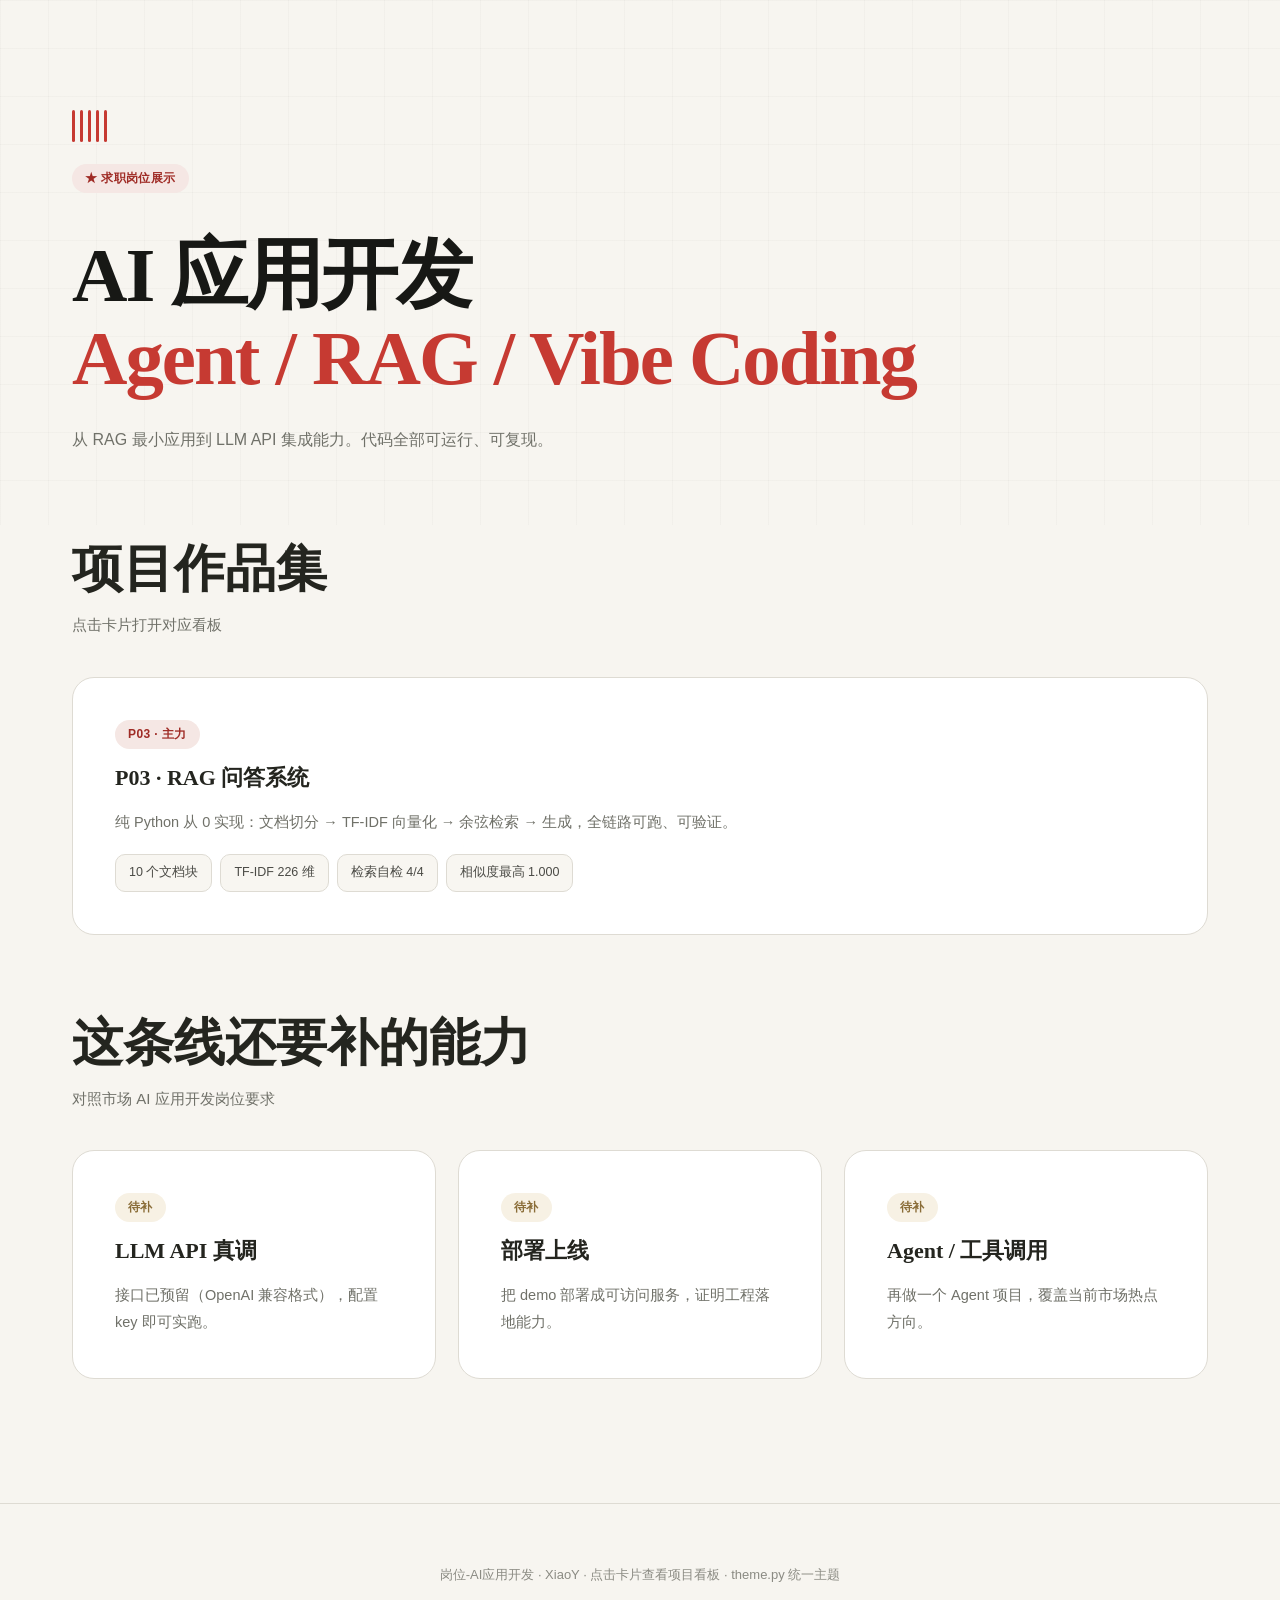
<file: XM/AI应用开发/01-展示/index.html>
<!DOCTYPE html>
<html lang="zh-CN">
<head>
<meta charset="UTF-8">
<meta name="viewport" content="width=device-width, initial-scale=1.0">
<title>AI应用开发 · 岗位展示</title>
<style>
:root{
  --bg:#f7f5f0;--surface:#fff;--surface-alt:#f8f6f1;
  --ink:#171815;--ink-soft:#24251f;--muted:#707169;--line:#dedbd3;
  --red:#c63a32;--red-dark:#9f2b25;--soft-red:#f5e7e4;--gold:#b89858;--dark:#1d1e1b;
  --serif:"Songti SC","STSong","Noto Serif CJK SC",serif;
  --sans:"PingFang SC","Microsoft YaHei",sans-serif;
  --ease:cubic-bezier(.2,.8,.2,1);
  --radius:22px;
}
*{margin:0;padding:0;box-sizing:border-box}
body{background:var(--bg);color:var(--ink);font-family:var(--sans);line-height:1.75;font-size:15px}

/* 进度条 —— scaleX（学自面试帝）*/
.progress{position:fixed;top:0;left:0;height:3px;width:100%;transform:scaleX(0);
  transform-origin:0 50%;background:linear-gradient(90deg,var(--red),var(--gold));z-index:100}

/* 滚动渐显 —— cubic-bezier(.2,.8,.2,1) 快出慢入 */
.reveal{opacity:0;transform:translateY(22px);
  transition:opacity .65s var(--ease),transform .65s var(--ease);transition-delay:var(--d,0s)}
.reveal.is-visible{opacity:1;transform:none}

.wrap{max-width:1200px;margin:0 auto;padding:0 32px}

/* 标题 —— 面试帝大字（clamp 到 82px）*/
h1{font-family:var(--serif);font-size:clamp(46px,6vw,82px);line-height:1.08;
  letter-spacing:-2px;margin:24px 0;font-weight:750}
h1 em{color:var(--red);font-style:normal}
h2{font-family:var(--serif);font-size:clamp(30px,4vw,52px);line-height:1.25;
  letter-spacing:normal;margin:12px 0 11px;color:var(--ink-soft);text-wrap:balance}
h2 em{color:var(--red);font-style:normal}
.sub{color:var(--muted);font-size:15px;margin-bottom:38px;max-width:680px}

/* Hero —— 网格背景（面试帝 48px 方格）*/
.hero{padding:110px 0 70px;position:relative;overflow:hidden;
  background-image:linear-gradient(rgba(36,35,31,.024) 1px,transparent 1px),
                   linear-gradient(90deg,rgba(36,35,31,.024) 1px,transparent 1px);
  background-size:48px 48px}
.hero-inner{max-width:1200px;margin:0 auto;padding:0 32px;position:relative}
.hero p.lead{color:var(--muted);font-size:16px;max-width:640px;line-height:1.9;margin-top:8px}

/* 声波（面试帝组件）*/
.wave{display:flex;gap:5px;align-items:center;height:32px;margin-bottom:22px}
.wave i{width:3px;height:100%;background:var(--red);border-radius:2px;
  animation:wave 1.2s ease-in-out infinite;animation-delay:calc(var(--i)*.1s)}
@keyframes wave{0%,100%{transform:scaleY(.3)}50%{transform:scaleY(1)}}

/* KPI 卡片 —— 大圆角 + 大内边距 */
.kpis{display:grid;grid-template-columns:repeat(auto-fit,minmax(170px,1fr));gap:20px;margin-bottom:52px}
.kpi{background:var(--surface);border:1px solid var(--line);border-radius:var(--radius);
  padding:32px 24px;text-align:center;position:relative;overflow:hidden;
  transition:transform .3s var(--ease),box-shadow .3s,border-color .3s}
.kpi:hover{transform:translateY(-6px);box-shadow:0 14px 40px rgba(27,28,25,.07);border-color:var(--red)}
.kpi-v{font-family:var(--serif);font-size:clamp(34px,4vw,46px);font-weight:750;
  color:var(--red);line-height:1.1;letter-spacing:-1px}
.kpi-l{font-size:13px;color:var(--muted);margin-top:10px}

/* 卡片 —— 22px 圆角 + 42px 内边距（面试帝参数）*/
.grid{display:grid;grid-template-columns:repeat(auto-fit,minmax(280px,1fr));gap:22px}
.grid-2{grid-template-columns:repeat(auto-fit,minmax(360px,1fr))}
.card{background:var(--surface);border:1px solid var(--line);border-radius:var(--radius);
  padding:42px;position:relative;overflow:hidden;
  transition:transform .3s var(--ease),border-color .3s,box-shadow .3s}
.card:hover{transform:translateY(-6px);border-color:var(--red);box-shadow:0 16px 44px rgba(27,28,25,.08)}
.card h3{font-family:var(--serif);font-size:22px;margin:10px 0 12px;color:var(--ink-soft);font-weight:700}
.card p{font-size:14.5px;color:var(--muted);line-height:1.85}

section{padding:100px 0}
section.tight{padding:64px 0}

/* 条形图 */
.bar-row{display:flex;align-items:center;margin-bottom:14px}
.bar-label{width:120px;font-size:14px;color:var(--muted);flex-shrink:0}
.bar-track{flex:1;height:22px;background:#edeae4;border-radius:11px;overflow:hidden}
.bar-fill{height:100%;border-radius:11px;transition:width 1s var(--ease)}
.bar-val{width:90px;text-align:right;font-size:13px;color:var(--muted)}

/* 表格 —— 大圆角 + 宽松间距 */
table{width:100%;border-collapse:collapse;font-size:14px;background:var(--surface);
  border-radius:var(--radius);overflow:hidden;border:1px solid var(--line)}
th{text-align:left;padding:16px 22px;background:var(--surface-alt);color:#4a4a45;
  font-weight:600;border-bottom:1px solid var(--line);font-size:13.5px}
td{padding:15px 22px;border-bottom:1px solid #f0ede7;color:#3a3a35}
tr:last-child td{border-bottom:none}
tr:hover td{background:#faf9f6}
.up{color:#3f8f52;font-weight:600} .down{color:#c63a32;font-weight:600}

/* 深色区块 */
.dark{background:var(--dark);color:#f7f5f0;padding:90px 0;margin:20px 0}
.dark h2{color:#f7f5f0}
.dark .sub{color:#9a9b93}
.dark-kpis{display:grid;grid-template-columns:repeat(auto-fit,minmax(180px,1fr));gap:32px;text-align:center}
.dark-v{font-family:var(--serif);font-size:clamp(34px,4vw,50px);color:var(--red);
  font-weight:750;letter-spacing:-1px}
.dark-l{font-size:13px;color:#9a9b93;margin-top:8px}

/* 漏斗 */
.funnel-row{display:flex;justify-content:space-between;align-items:center;
  padding:15px 22px;border-bottom:1px solid #f0ede7;font-size:14.5px}
.funnel-row:last-child{border-bottom:none}
.funnel-rate{color:var(--red);font-weight:600;font-size:13.5px}

/* 提示块 */
.note{background:var(--surface);border-left:4px solid var(--gold);border-radius:var(--radius);
  padding:28px 34px;font-size:14.5px;line-height:1.9;border:1px solid var(--line);border-left-width:4px}
.note code{background:var(--soft-red);color:var(--red-dark);padding:3px 9px;border-radius:6px;
  font-family:monospace;font-size:13px}
.note b{color:var(--red-dark)}

/* 标签 */
.tag{display:inline-block;font-size:12px;padding:4px 13px;border-radius:999px;
  font-weight:600;letter-spacing:.4px}
.t-red{background:var(--soft-red);color:var(--red-dark)}
.t-gold{background:#f7f1e4;color:#8a6d38}
.t-green{background:#eaf4ec;color:#3f8f52}
.t-blue{background:#e8f0f8;color:#3a6b99}
.t-gray{background:#f0ede7;color:#6b6b64}

/* 数字标签 */
.nums{margin-top:18px;display:flex;flex-wrap:wrap;gap:8px}
.num{background:var(--surface-alt);border:1px solid var(--line);border-radius:10px;
  padding:7px 13px;font-size:12.5px;color:#4a4a45}

/* 链接卡片 */
a.card{text-decoration:none;color:inherit;display:block}
a.card:hover h3{color:var(--red)}

footer{padding:60px 0;text-align:center;color:#8b8b83;font-size:13px;
  border-top:1px solid var(--line);margin-top:60px}

/* 无障碍 */
@media (prefers-reduced-motion:reduce){
  .reveal{opacity:1;transform:none;transition:none}
  .wave i{animation:none}
  .bar-fill{transition:none}
  .kpi,.card{transition:none}
}
@media (max-width:980px){
  .card{padding:32px}
  section{padding:72px 0}
}
@media (max-width:620px){
  .wrap,.hero-inner{padding:0 20px}
  .card{padding:26px}
  .kpis{gap:14px}
}
</style>
<noscript><style>.reveal{opacity:1!important;transform:none!important}.bar-fill{width:auto!important}</style></noscript>
</head>
<body>
<div class="progress" data-progress></div>
<header class="hero">
  <div class="hero-inner">
    <div class="wave" aria-hidden="true"><i style=--i:0></i><i style=--i:1></i><i style=--i:2></i><i style=--i:3></i><i style=--i:4></i></div><p class="tag t-red" style="margin-bottom:18px">★ 求职岗位展示</p>
    <h1 class="reveal">AI 应用开发<br><em>Agent / RAG / Vibe Coding</em></h1>
    <p class="lead reveal" style="--d:0.12s">从 RAG 最小应用到 LLM API 集成能力。代码全部可运行、可复现。</p>
  </div>
</header>
<section class="wrap " style="padding-left:32px;padding-right:32px;max-width:1200px;margin:0 auto">
  <h2 class="reveal">项目作品集</h2>
  <p class="sub reveal" style="--d:0.08s">点击卡片打开对应看板</p>
  <div class="grid grid-2">
  <a class="card reveal" href="../02-项目/P03-RAG问答/dashboard.html"><span class="tag t-red">P03 · 主力</span><h3>P03 · RAG 问答系统</h3><p>纯 Python 从 0 实现：文档切分 → TF-IDF 向量化 → 余弦检索 → 生成，全链路可跑、可验证。</p><div class="nums"><span class="num">10 个文档块</span><span class="num">TF-IDF 226 维</span><span class="num">检索自检 4/4</span><span class="num">相似度最高 1.000</span></div></a>
</div>
</section><section class="wrap tight" style="padding-left:32px;padding-right:32px;max-width:1200px;margin:0 auto">
  <h2 class="reveal">这条线还要补的能力</h2>
  <p class="sub reveal" style="--d:0.08s">对照市场 AI 应用开发岗位要求</p>
  <div class="grid">
  <div class="card reveal"><span class="tag t-gold">待补</span><h3>LLM API 真调</h3><p>接口已预留（OpenAI 兼容格式），配置 key 即可实跑。</p></div>
  <div class="card reveal" style="--d:0.08s"><span class="tag t-gold">待补</span><h3>部署上线</h3><p>把 demo 部署成可访问服务，证明工程落地能力。</p></div>
  <div class="card reveal" style="--d:0.16s"><span class="tag t-gold">待补</span><h3>Agent / 工具调用</h3><p>再做一个 Agent 项目，覆盖当前市场热点方向。</p></div>
</div>
</section>
<footer>岗位-AI应用开发 · XiaoY · 点击卡片查看项目看板 · theme.py 统一主题</footer>
<script>
(function(){
  var reduced=window.matchMedia('(prefers-reduced-motion: reduce)').matches;

  // 滚动渐显（面试帝：threshold .16 + 触发后 unobserve）
  var io=new IntersectionObserver(function(es){
    es.forEach(function(e){if(e.isIntersecting){e.target.classList.add('is-visible');io.unobserve(e.target)}})
  },{threshold:0.16});
  document.querySelectorAll('.reveal').forEach(function(el){io.observe(el)});

  // 进度条
  var pb=document.querySelector('[data-progress]');
  var onScroll=function(){
    if(!pb)return;
    var el=document.documentElement,total=el.scrollHeight-el.clientHeight;
    pb.style.transform='scaleX('+(total>0?window.scrollY/total:0)+')';
  };
  window.addEventListener('scroll',onScroll,{passive:true});onScroll();

  // 数字滚动（easeOutCubic；HTML 初始值为终值，JS 失效也能看）
  var animate=function(el){
    var target=Number(el.dataset.count||0);
    if(reduced||!target){el.textContent=String(target);return}
    el.textContent='0';
    var t0=performance.now();
    var tick=function(now){
      var p=Math.min(1,(now-t0)/1100);
      el.textContent=String(Math.round(target*(1-Math.pow(1-p,3))));
      if(p<1)requestAnimationFrame(tick);
    };
    requestAnimationFrame(tick);
  };
  var cio=new IntersectionObserver(function(es){
    es.forEach(function(e){if(e.isIntersecting){animate(e.target);cio.unobserve(e.target)}})
  },{threshold:0.6});
  document.querySelectorAll('[data-count]').forEach(function(el){cio.observe(el)});

  // 条形图进场
  if(!reduced){
    document.querySelectorAll('.bar-fill[data-w]').forEach(function(el){
      var w=el.dataset.w;el.style.width='0%';
      var bio=new IntersectionObserver(function(es){
        es.forEach(function(e){if(e.isIntersecting){
          setTimeout(function(){el.style.width=w+'%'},120);bio.unobserve(e.target)}})
      },{threshold:0.3});
      bio.observe(el);
    });
  }
})();
</script>
</body>
</html>
</file>
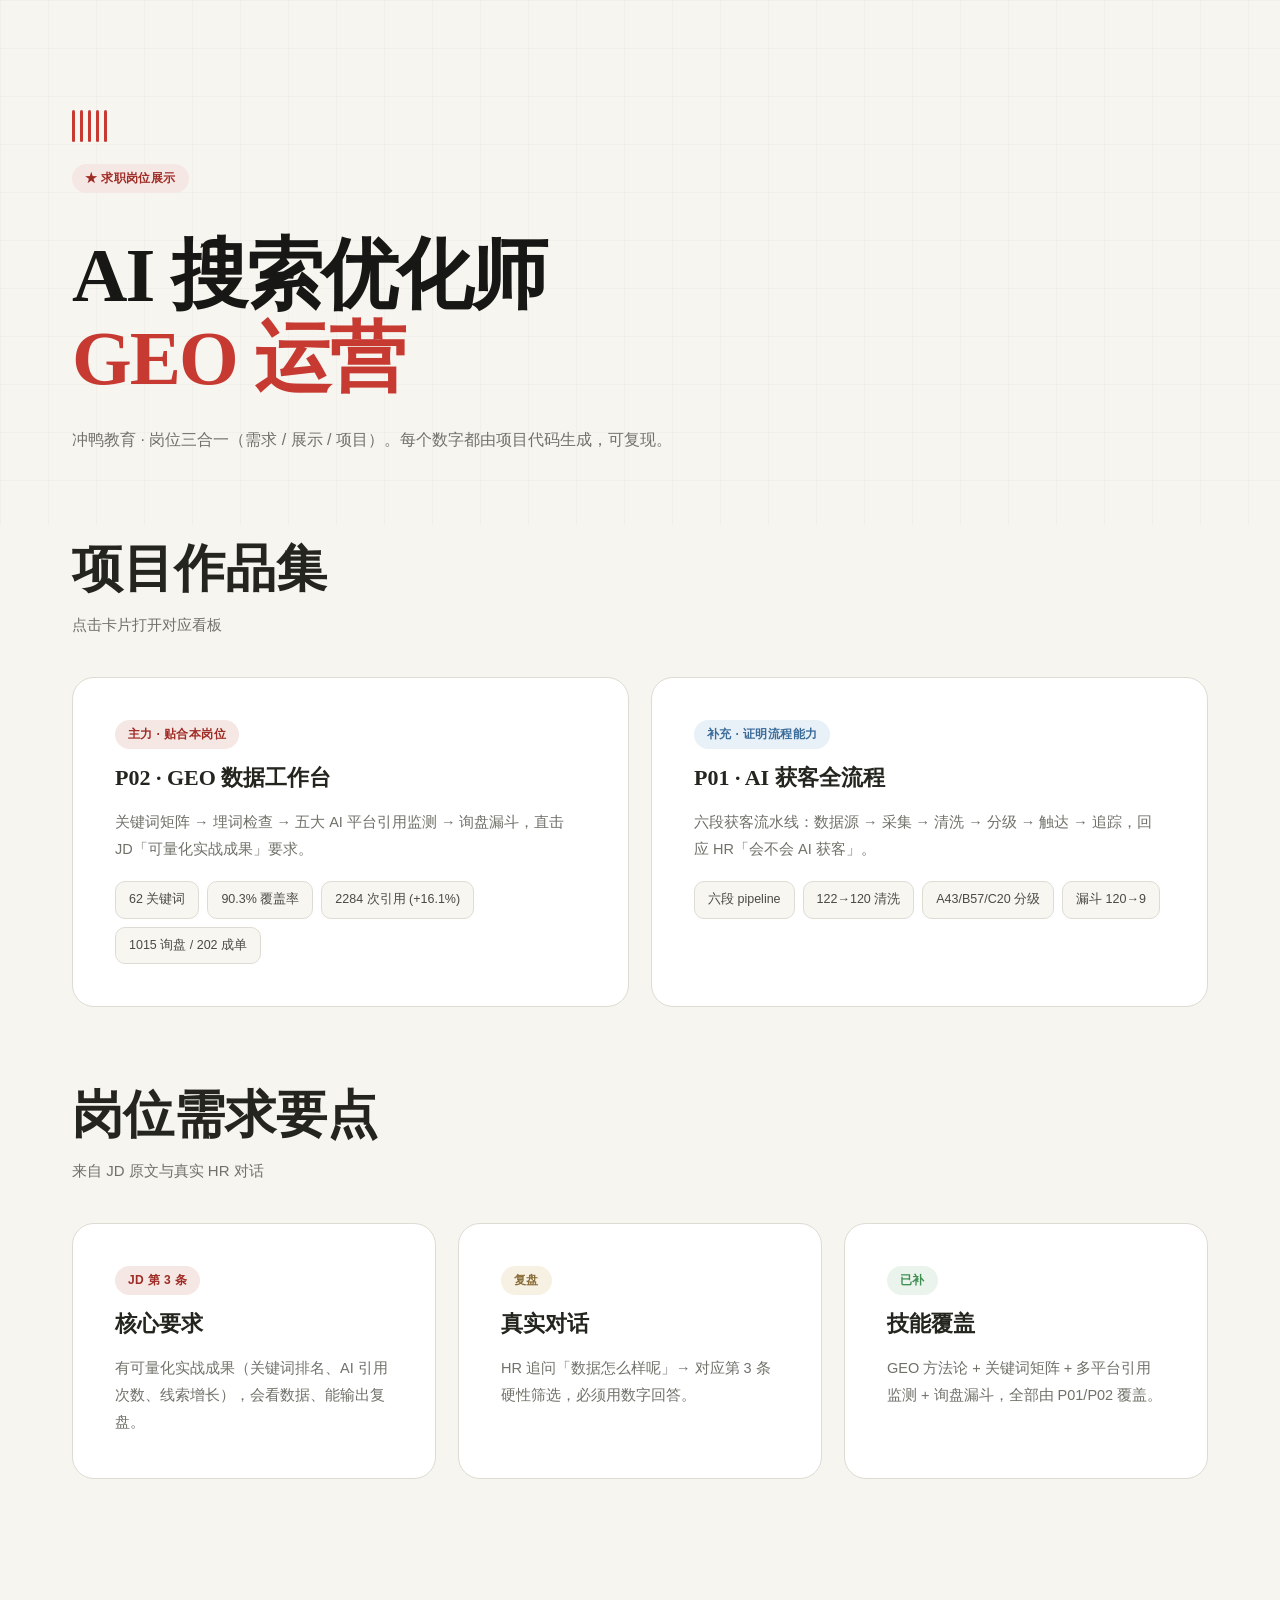
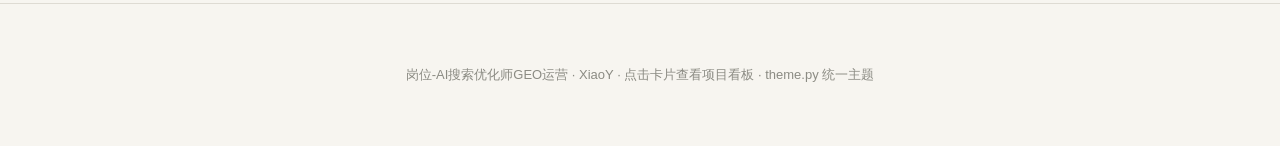
<file: XM/AI搜索优化师GEO运营/01-展示/index.html>
<!DOCTYPE html>
<html lang="zh-CN">
<head>
<meta charset="UTF-8">
<meta name="viewport" content="width=device-width, initial-scale=1.0">
<title>AI搜索优化师/GEO运营 · 岗位展示</title>
<style>
:root{
  --bg:#f7f5f0;--surface:#fff;--surface-alt:#f8f6f1;
  --ink:#171815;--ink-soft:#24251f;--muted:#707169;--line:#dedbd3;
  --red:#c63a32;--red-dark:#9f2b25;--soft-red:#f5e7e4;--gold:#b89858;--dark:#1d1e1b;
  --serif:"Songti SC","STSong","Noto Serif CJK SC",serif;
  --sans:"PingFang SC","Microsoft YaHei",sans-serif;
  --ease:cubic-bezier(.2,.8,.2,1);
  --radius:22px;
}
*{margin:0;padding:0;box-sizing:border-box}
body{background:var(--bg);color:var(--ink);font-family:var(--sans);line-height:1.75;font-size:15px}

/* 进度条 —— scaleX（学自面试帝）*/
.progress{position:fixed;top:0;left:0;height:3px;width:100%;transform:scaleX(0);
  transform-origin:0 50%;background:linear-gradient(90deg,var(--red),var(--gold));z-index:100}

/* 滚动渐显 —— cubic-bezier(.2,.8,.2,1) 快出慢入 */
.reveal{opacity:0;transform:translateY(22px);
  transition:opacity .65s var(--ease),transform .65s var(--ease);transition-delay:var(--d,0s)}
.reveal.is-visible{opacity:1;transform:none}

.wrap{max-width:1200px;margin:0 auto;padding:0 32px}

/* 标题 —— 面试帝大字（clamp 到 82px）*/
h1{font-family:var(--serif);font-size:clamp(46px,6vw,82px);line-height:1.08;
  letter-spacing:-2px;margin:24px 0;font-weight:750}
h1 em{color:var(--red);font-style:normal}
h2{font-family:var(--serif);font-size:clamp(30px,4vw,52px);line-height:1.25;
  letter-spacing:normal;margin:12px 0 11px;color:var(--ink-soft);text-wrap:balance}
h2 em{color:var(--red);font-style:normal}
.sub{color:var(--muted);font-size:15px;margin-bottom:38px;max-width:680px}

/* Hero —— 网格背景（面试帝 48px 方格）*/
.hero{padding:110px 0 70px;position:relative;overflow:hidden;
  background-image:linear-gradient(rgba(36,35,31,.024) 1px,transparent 1px),
                   linear-gradient(90deg,rgba(36,35,31,.024) 1px,transparent 1px);
  background-size:48px 48px}
.hero-inner{max-width:1200px;margin:0 auto;padding:0 32px;position:relative}
.hero p.lead{color:var(--muted);font-size:16px;max-width:640px;line-height:1.9;margin-top:8px}

/* 声波（面试帝组件）*/
.wave{display:flex;gap:5px;align-items:center;height:32px;margin-bottom:22px}
.wave i{width:3px;height:100%;background:var(--red);border-radius:2px;
  animation:wave 1.2s ease-in-out infinite;animation-delay:calc(var(--i)*.1s)}
@keyframes wave{0%,100%{transform:scaleY(.3)}50%{transform:scaleY(1)}}

/* KPI 卡片 —— 大圆角 + 大内边距 */
.kpis{display:grid;grid-template-columns:repeat(auto-fit,minmax(170px,1fr));gap:20px;margin-bottom:52px}
.kpi{background:var(--surface);border:1px solid var(--line);border-radius:var(--radius);
  padding:32px 24px;text-align:center;position:relative;overflow:hidden;
  transition:transform .3s var(--ease),box-shadow .3s,border-color .3s}
.kpi:hover{transform:translateY(-6px);box-shadow:0 14px 40px rgba(27,28,25,.07);border-color:var(--red)}
.kpi-v{font-family:var(--serif);font-size:clamp(34px,4vw,46px);font-weight:750;
  color:var(--red);line-height:1.1;letter-spacing:-1px}
.kpi-l{font-size:13px;color:var(--muted);margin-top:10px}

/* 卡片 —— 22px 圆角 + 42px 内边距（面试帝参数）*/
.grid{display:grid;grid-template-columns:repeat(auto-fit,minmax(280px,1fr));gap:22px}
.grid-2{grid-template-columns:repeat(auto-fit,minmax(360px,1fr))}
.card{background:var(--surface);border:1px solid var(--line);border-radius:var(--radius);
  padding:42px;position:relative;overflow:hidden;
  transition:transform .3s var(--ease),border-color .3s,box-shadow .3s}
.card:hover{transform:translateY(-6px);border-color:var(--red);box-shadow:0 16px 44px rgba(27,28,25,.08)}
.card h3{font-family:var(--serif);font-size:22px;margin:10px 0 12px;color:var(--ink-soft);font-weight:700}
.card p{font-size:14.5px;color:var(--muted);line-height:1.85}

section{padding:100px 0}
section.tight{padding:64px 0}

/* 条形图 */
.bar-row{display:flex;align-items:center;margin-bottom:14px}
.bar-label{width:120px;font-size:14px;color:var(--muted);flex-shrink:0}
.bar-track{flex:1;height:22px;background:#edeae4;border-radius:11px;overflow:hidden}
.bar-fill{height:100%;border-radius:11px;transition:width 1s var(--ease)}
.bar-val{width:90px;text-align:right;font-size:13px;color:var(--muted)}

/* 表格 —— 大圆角 + 宽松间距 */
table{width:100%;border-collapse:collapse;font-size:14px;background:var(--surface);
  border-radius:var(--radius);overflow:hidden;border:1px solid var(--line)}
th{text-align:left;padding:16px 22px;background:var(--surface-alt);color:#4a4a45;
  font-weight:600;border-bottom:1px solid var(--line);font-size:13.5px}
td{padding:15px 22px;border-bottom:1px solid #f0ede7;color:#3a3a35}
tr:last-child td{border-bottom:none}
tr:hover td{background:#faf9f6}
.up{color:#3f8f52;font-weight:600} .down{color:#c63a32;font-weight:600}

/* 深色区块 */
.dark{background:var(--dark);color:#f7f5f0;padding:90px 0;margin:20px 0}
.dark h2{color:#f7f5f0}
.dark .sub{color:#9a9b93}
.dark-kpis{display:grid;grid-template-columns:repeat(auto-fit,minmax(180px,1fr));gap:32px;text-align:center}
.dark-v{font-family:var(--serif);font-size:clamp(34px,4vw,50px);color:var(--red);
  font-weight:750;letter-spacing:-1px}
.dark-l{font-size:13px;color:#9a9b93;margin-top:8px}

/* 漏斗 */
.funnel-row{display:flex;justify-content:space-between;align-items:center;
  padding:15px 22px;border-bottom:1px solid #f0ede7;font-size:14.5px}
.funnel-row:last-child{border-bottom:none}
.funnel-rate{color:var(--red);font-weight:600;font-size:13.5px}

/* 提示块 */
.note{background:var(--surface);border-left:4px solid var(--gold);border-radius:var(--radius);
  padding:28px 34px;font-size:14.5px;line-height:1.9;border:1px solid var(--line);border-left-width:4px}
.note code{background:var(--soft-red);color:var(--red-dark);padding:3px 9px;border-radius:6px;
  font-family:monospace;font-size:13px}
.note b{color:var(--red-dark)}

/* 标签 */
.tag{display:inline-block;font-size:12px;padding:4px 13px;border-radius:999px;
  font-weight:600;letter-spacing:.4px}
.t-red{background:var(--soft-red);color:var(--red-dark)}
.t-gold{background:#f7f1e4;color:#8a6d38}
.t-green{background:#eaf4ec;color:#3f8f52}
.t-blue{background:#e8f0f8;color:#3a6b99}
.t-gray{background:#f0ede7;color:#6b6b64}

/* 数字标签 */
.nums{margin-top:18px;display:flex;flex-wrap:wrap;gap:8px}
.num{background:var(--surface-alt);border:1px solid var(--line);border-radius:10px;
  padding:7px 13px;font-size:12.5px;color:#4a4a45}

/* 链接卡片 */
a.card{text-decoration:none;color:inherit;display:block}
a.card:hover h3{color:var(--red)}

footer{padding:60px 0;text-align:center;color:#8b8b83;font-size:13px;
  border-top:1px solid var(--line);margin-top:60px}

/* 无障碍 */
@media (prefers-reduced-motion:reduce){
  .reveal{opacity:1;transform:none;transition:none}
  .wave i{animation:none}
  .bar-fill{transition:none}
  .kpi,.card{transition:none}
}
@media (max-width:980px){
  .card{padding:32px}
  section{padding:72px 0}
}
@media (max-width:620px){
  .wrap,.hero-inner{padding:0 20px}
  .card{padding:26px}
  .kpis{gap:14px}
}
</style>
<noscript><style>.reveal{opacity:1!important;transform:none!important}.bar-fill{width:auto!important}</style></noscript>
</head>
<body>
<div class="progress" data-progress></div>
<header class="hero">
  <div class="hero-inner">
    <div class="wave" aria-hidden="true"><i style=--i:0></i><i style=--i:1></i><i style=--i:2></i><i style=--i:3></i><i style=--i:4></i></div><p class="tag t-red" style="margin-bottom:18px">★ 求职岗位展示</p>
    <h1 class="reveal">AI 搜索优化师<br><em>GEO 运营</em></h1>
    <p class="lead reveal" style="--d:0.12s">冲鸭教育 · 岗位三合一（需求 / 展示 / 项目）。每个数字都由项目代码生成，可复现。</p>
  </div>
</header>
<section class="wrap " style="padding-left:32px;padding-right:32px;max-width:1200px;margin:0 auto">
  <h2 class="reveal">项目作品集</h2>
  <p class="sub reveal" style="--d:0.08s">点击卡片打开对应看板</p>
  <div class="grid grid-2">
  <a class="card reveal" href="../02-项目/P02-GEO/dashboard.html"><span class="tag t-red">主力 · 贴合本岗位</span><h3>P02 · GEO 数据工作台</h3><p>关键词矩阵 → 埋词检查 → 五大 AI 平台引用监测 → 询盘漏斗，直击 JD「可量化实战成果」要求。</p><div class="nums"><span class="num">62 关键词</span><span class="num">90.3% 覆盖率</span><span class="num">2284 次引用 (+16.1%)</span><span class="num">1015 询盘 / 202 成单</span></div></a>
  <a class="card reveal" href="../02-项目/P01-AI获客/dashboard.html" style="--d:0.08s"><span class="tag t-blue">补充 · 证明流程能力</span><h3>P01 · AI 获客全流程</h3><p>六段获客流水线：数据源 → 采集 → 清洗 → 分级 → 触达 → 追踪，回应 HR「会不会 AI 获客」。</p><div class="nums"><span class="num">六段 pipeline</span><span class="num">122→120 清洗</span><span class="num">A43/B57/C20 分级</span><span class="num">漏斗 120→9</span></div></a>
</div>
</section><section class="wrap tight" style="padding-left:32px;padding-right:32px;max-width:1200px;margin:0 auto">
  <h2 class="reveal">岗位需求要点</h2>
  <p class="sub reveal" style="--d:0.08s">来自 JD 原文与真实 HR 对话</p>
  <div class="grid">
  <div class="card reveal"><span class="tag t-red">JD 第 3 条</span><h3>核心要求</h3><p>有可量化实战成果（关键词排名、AI 引用次数、线索增长），会看数据、能输出复盘。</p></div>
  <div class="card reveal" style="--d:0.08s"><span class="tag t-gold">复盘</span><h3>真实对话</h3><p>HR 追问「数据怎么样呢」→ 对应第 3 条硬性筛选，必须用数字回答。</p></div>
  <div class="card reveal" style="--d:0.16s"><span class="tag t-green">已补</span><h3>技能覆盖</h3><p>GEO 方法论 + 关键词矩阵 + 多平台引用监测 + 询盘漏斗，全部由 P01/P02 覆盖。</p></div>
</div>
</section>
<footer>岗位-AI搜索优化师GEO运营 · XiaoY · 点击卡片查看项目看板 · theme.py 统一主题</footer>
<script>
(function(){
  var reduced=window.matchMedia('(prefers-reduced-motion: reduce)').matches;

  // 滚动渐显（面试帝：threshold .16 + 触发后 unobserve）
  var io=new IntersectionObserver(function(es){
    es.forEach(function(e){if(e.isIntersecting){e.target.classList.add('is-visible');io.unobserve(e.target)}})
  },{threshold:0.16});
  document.querySelectorAll('.reveal').forEach(function(el){io.observe(el)});

  // 进度条
  var pb=document.querySelector('[data-progress]');
  var onScroll=function(){
    if(!pb)return;
    var el=document.documentElement,total=el.scrollHeight-el.clientHeight;
    pb.style.transform='scaleX('+(total>0?window.scrollY/total:0)+')';
  };
  window.addEventListener('scroll',onScroll,{passive:true});onScroll();

  // 数字滚动（easeOutCubic；HTML 初始值为终值，JS 失效也能看）
  var animate=function(el){
    var target=Number(el.dataset.count||0);
    if(reduced||!target){el.textContent=String(target);return}
    el.textContent='0';
    var t0=performance.now();
    var tick=function(now){
      var p=Math.min(1,(now-t0)/1100);
      el.textContent=String(Math.round(target*(1-Math.pow(1-p,3))));
      if(p<1)requestAnimationFrame(tick);
    };
    requestAnimationFrame(tick);
  };
  var cio=new IntersectionObserver(function(es){
    es.forEach(function(e){if(e.isIntersecting){animate(e.target);cio.unobserve(e.target)}})
  },{threshold:0.6});
  document.querySelectorAll('[data-count]').forEach(function(el){cio.observe(el)});

  // 条形图进场
  if(!reduced){
    document.querySelectorAll('.bar-fill[data-w]').forEach(function(el){
      var w=el.dataset.w;el.style.width='0%';
      var bio=new IntersectionObserver(function(es){
        es.forEach(function(e){if(e.isIntersecting){
          setTimeout(function(){el.style.width=w+'%'},120);bio.unobserve(e.target)}})
      },{threshold:0.3});
      bio.observe(el);
    });
  }
})();
</script>
</body>
</html>
</file>
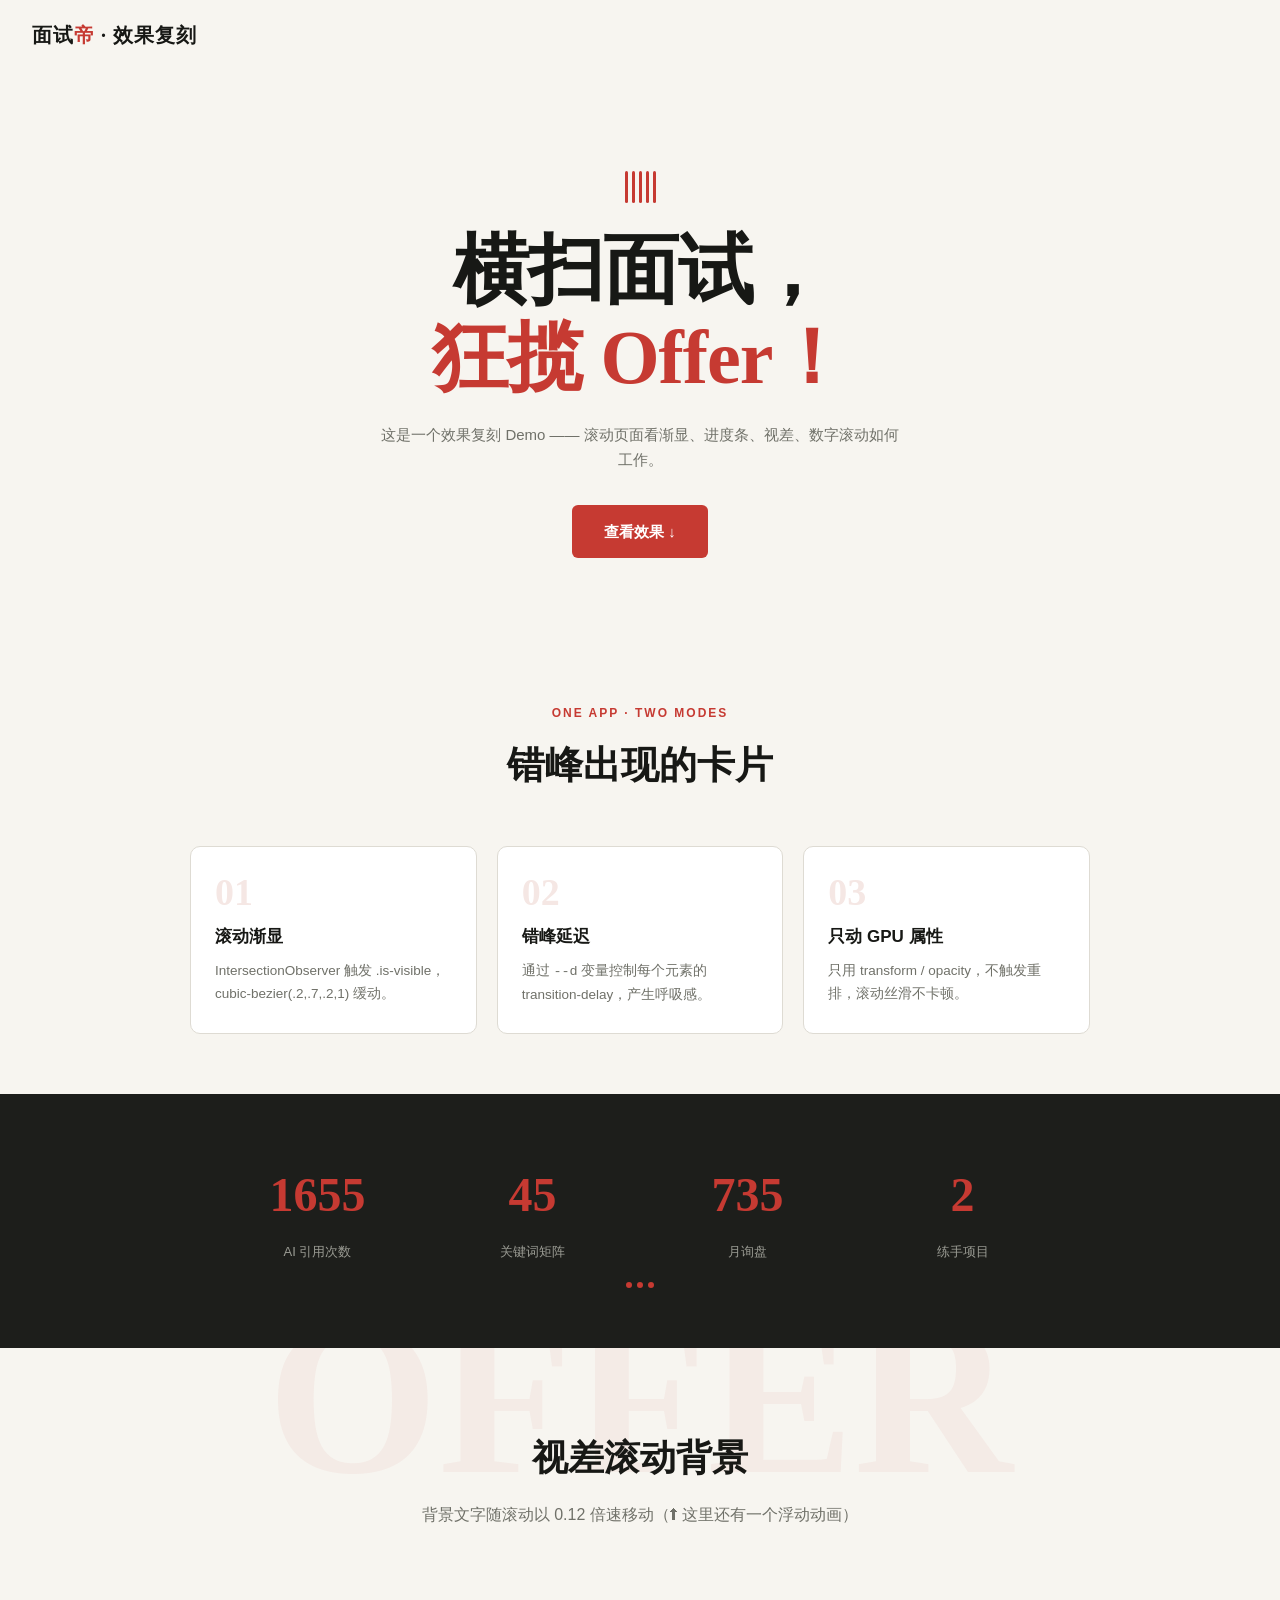
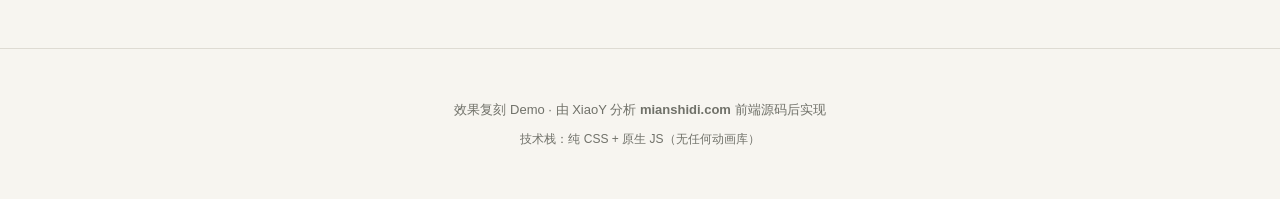
<file: XM/RAE查看网页/demo.html>
<!DOCTYPE html>
<html lang="zh-CN">
<head>
<meta charset="UTF-8">
<meta name="viewport" content="width=device-width, initial-scale=1.0">
<title>面试帝效果复刻 Demo · XiaoY</title>
<style>
/* ========== 设计系统（复刻面试帝的变量体系）========== */
:root {
  --bg: #f7f5f0; --surface: #fff; --ink: #171815; --muted: #707169;
  --line: #dedbd3; --red: #c63a32; --red-dark: #9f2b25; --soft-red: #f5e7e4;
  --gold: #b89858; --dark: #1d1e1b;
  --serif: "Songti SC", "STSong", "Noto Serif CJK SC", serif;
  --sans: "PingFang SC", "Microsoft YaHei", sans-serif;
}
* { margin:0; padding:0; box-sizing:border-box; }
body { background:var(--bg); color:var(--ink); font-family:var(--sans); line-height:1.7; }

/* ========== 效果2：顶部滚动进度条 ========== */
.scroll-progress {
  position:fixed; top:0; left:0; height:3px; width:100%;
  background:var(--red); transform:scaleX(0); transform-origin:0 50%;
  z-index:100;
}

/* ========== 效果5：头部滚动态 ========== */
header {
  position:sticky; top:0; z-index:50; padding:18px 32px;
  background:transparent; border-bottom:1px solid transparent;
  transition:background .3s, border-color .3s, backdrop-filter .3s;
}
header.scrolled {
  background:rgba(247,245,240,.85); border-bottom-color:var(--line);
  backdrop-filter:blur(12px);
}
.logo { font-family:var(--serif); font-size:20px; font-weight:700; letter-spacing:1px; }
.logo em { color:var(--red); font-style:normal; }

/* ========== 容器 ========== */
.container { max-width:900px; margin:0 auto; padding:0 32px; }

/* ========== 效果1：滚动渐显（核心）========== */
.reveal-on-scroll {
  opacity:0; transform:translateY(22px);
  transition:opacity .65s, transform .65s cubic-bezier(.2,.7,.2,1);
  transition-delay:var(--d, 0s);
}
.reveal-on-scroll.is-visible { opacity:1; transform:none; }

/* ========== Hero ========== */
.hero { padding:100px 0 80px; text-align:center; }
.hero h1 {
  font-family:var(--serif); font-size:clamp(40px, 7vw, 76px);
  line-height:1.15; letter-spacing:-1px; margin-bottom:20px;
}
.hero h1 em { color:var(--red); font-style:normal; }
.hero p { color:var(--muted); font-size:15px; max-width:520px; margin:0 auto 32px; }
.btn {
  display:inline-block; background:var(--red); color:#fff; padding:14px 32px;
  border-radius:6px; text-decoration:none; font-size:15px; font-weight:600;
  transition:transform .25s cubic-bezier(.2,.7,.2,1), box-shadow .25s, background .25s;
}
.btn:hover { transform:translateY(-2px); box-shadow:0 10px 24px rgba(198,58,50,.28); background:var(--red-dark); }

/* ========== 声波动画（对应产品：语音面试）========== */
.wave { display:flex; gap:4px; justify-content:center; align-items:center; height:32px; margin-bottom:24px; }
.wave i { display:block; width:3px; height:100%; background:var(--red); border-radius:2px; animation:wave 1.2s ease-in-out infinite; }
@keyframes wave { 0%,100% { transform:scaleY(.3) } 50% { transform:scaleY(1) } }

/* ========== 卡片网格 ========== */
.steps { padding:60px 0; }
.steps-head { text-align:center; margin-bottom:48px; }
.steps-head span { color:var(--red); font-size:12px; letter-spacing:2px; font-weight:600; }
.steps-head h2 { font-family:var(--serif); font-size:clamp(26px, 4vw, 38px); margin-top:8px; }
.grid { display:grid; grid-template-columns:repeat(auto-fit, minmax(240px, 1fr)); gap:20px; }
.card {
  background:var(--surface); border:1px solid var(--line); border-radius:10px;
  padding:26px 24px; position:relative; overflow:hidden;
  transition:transform .35s cubic-bezier(.2,.7,.2,1), box-shadow .35s, border-color .35s;
}
.card:hover { transform:translateY(-4px); box-shadow:0 14px 32px rgba(23,24,21,.08); border-color:var(--red); }
.card-num {
  font-family:var(--serif); font-size:38px; color:var(--soft-red);
  font-weight:700; line-height:1; margin-bottom:12px;
}
.card h3 { font-size:17px; margin-bottom:8px; }
.card p { color:var(--muted); font-size:13.5px; }

/* ========== 效果4：数字滚动 ========== */
.stats { padding:60px 0; background:var(--dark); color:#f7f5f0; }
.stats-grid { display:grid; grid-template-columns:repeat(auto-fit,minmax(160px,1fr)); gap:24px; text-align:center; }
.stat-v { font-family:var(--serif); font-size:clamp(32px,5vw,48px); color:var(--red); font-weight:700; }
.stat-l { font-size:13px; color:#9a9b93; margin-top:6px; }

/* ========== 效果3：视差 ========== */
.parallax-section { padding:80px 0; position:relative; overflow:hidden; }
.parallax-bg {
  position:absolute; inset:-60px 0; font-family:var(--serif);
  font-size:clamp(80px,18vw,220px); color:rgba(198,58,50,.05);
  font-weight:700; text-align:center; line-height:1; pointer-events:none;
  will-change:transform;
}

/* ========== 打字点动画（对应产品：AI 回答）========== */
.typing { display:flex; gap:5px; justify-content:center; margin-top:18px; }
.typing i { width:6px; height:6px; border-radius:50%; background:var(--red); animation:typing-dot 1.3s infinite; }
.typing i:nth-child(2) { animation-delay:.15s; }
.typing i:nth-child(3) { animation-delay:.3s; }
@keyframes typing-dot {
  0%,60%,100% { opacity:.4; transform:translateY(0) }
  30% { opacity:1; transform:translateY(-4px) }
}

/* ========== 浮动提示 ========== */
.float { animation:float 3s ease-in-out infinite; display:inline-block; }
@keyframes float { 0%,100% { transform:translateY(0) } 50% { transform:translateY(-10px) } }

footer { padding:50px 0; text-align:center; color:var(--muted); font-size:13px; border-top:1px solid var(--line); margin-top:40px; }

/* ========== 无障碍：尊重 reduced-motion ========== */
@media (prefers-reduced-motion: reduce) {
  .reveal-on-scroll { opacity:1; transform:none; transition:none; }
  .wave i, .typing i, .float { animation:none; }
}
</style>
<noscript>
<style>
  /* 无 JS 兜底：确保内容可见（修复审查发现的可用性问题） */
  .reveal-on-scroll { opacity:1 !important; transform:none !important; }
</style>
</noscript>
</head>
<body>
<div class="scroll-progress" data-scroll-progress></div>

<header data-header>
  <div class="logo">面试<em>帝</em> · 效果复刻</div>
</header>

<!-- ========== Hero ========== -->
<section class="hero container">
  <div class="wave" aria-hidden="true"><i style="--i:1"></i><i style="--i:2"></i><i style="--i:3"></i><i style="--i:4"></i><i style="--i:5"></i></div>
  <h1 class="reveal-on-scroll">横扫面试，<br><em>狂揽 Offer！</em></h1>
  <p class="reveal-on-scroll" style="--d:.12s">这是一个效果复刻 Demo —— 滚动页面看渐显、进度条、视差、数字滚动如何工作。</p>
  <a href="#" class="btn reveal-on-scroll" style="--d:.24s">查看效果 ↓</a>
</section>

<!-- ========== 卡片：错峰渐显 ========== -->
<section class="steps container">
  <div class="steps-head reveal-on-scroll">
    <span>ONE APP · TWO MODES</span>
    <h2>错峰出现的卡片</h2>
  </div>
  <div class="grid">
    <article class="card reveal-on-scroll">
      <div class="card-num">01</div>
      <h3>滚动渐显</h3>
      <p>IntersectionObserver 触发 .is-visible，cubic-bezier(.2,.7,.2,1) 缓动。</p>
    </article>
    <article class="card reveal-on-scroll" style="--d:.12s">
      <div class="card-num">02</div>
      <h3>错峰延迟</h3>
      <p>通过 <code>--d</code> 变量控制每个元素的 transition-delay，产生呼吸感。</p>
    </article>
    <article class="card reveal-on-scroll" style="--d:.24s">
      <div class="card-num">03</div>
      <h3>只动 GPU 属性</h3>
      <p>只用 transform / opacity，不触发重排，滚动丝滑不卡顿。</p>
    </article>
  </div>
</section>

<!-- ========== 数字滚动 ========== -->
<section class="stats">
  <div class="container stats-grid">
    <div><div class="stat-v" data-count="2284">0</div><div class="stat-l">AI 引用次数</div></div>
    <div><div class="stat-v" data-count="62">0</div><div class="stat-l">关键词矩阵</div></div>
    <div><div class="stat-v" data-count="1015">0</div><div class="stat-l">月询盘</div></div>
    <div><div class="stat-v" data-count="3">0</div><div class="stat-l">练手项目</div></div>
  </div>
  <div class="typing" aria-hidden="true"><i></i><i></i><i></i></div>
</section>

<!-- ========== 视差 ========== -->
<section class="parallax-section">
  <div class="parallax-bg" data-parallax="0.12" aria-hidden="true">OFFER</div>
  <div class="container" style="position:relative;text-align:center">
    <h2 class="reveal-on-scroll" style="font-family:var(--serif);font-size:clamp(24px,4vw,36px)">视差滚动背景</h2>
    <p class="reveal-on-scroll" style="--d:.12s;color:var(--muted);margin-top:12px">
      背景文字随滚动以 0.12 倍速移动（<span class="float">⬆</span> 这里还有一个浮动动画）
    </p>
  </div>
</section>

<footer>
  <p>效果复刻 Demo · 由 XiaoY 分析 <b>mianshidi.com</b> 前端源码后实现</p>
  <p style="margin-top:8px;font-size:12px">技术栈：纯 CSS + 原生 JS（无任何动画库）</p>
</footer>

<script type="module">
// ========== 效果1：滚动渐显 ==========
const io = new IntersectionObserver((entries) => {
  entries.forEach(e => {
    if (e.isIntersecting) {
      e.target.classList.add("is-visible");
      io.unobserve(e.target);        // 触发一次就取消（性能）
    }
  });
}, { threshold: 0.16 });
document.querySelectorAll(".reveal-on-scroll").forEach(el => io.observe(el));

// ========== 效果5：头部滚动态 ==========
const header = document.querySelector("[data-header]");
const toggleHeader = () => header?.classList.toggle("scrolled", window.scrollY > 24);
toggleHeader();
window.addEventListener("scroll", toggleHeader, { passive: true });

// ========== 无障碍检测 ==========
const reduced = window.matchMedia("(prefers-reduced-motion: reduce)").matches;

// ========== 效果2 + 3：进度条 + 视差 ==========
const progressBar = document.querySelector("[data-scroll-progress]");
const parallaxEls = document.querySelectorAll("[data-parallax]");
const onScroll = () => {
  const el = document.documentElement;
  const total = el.scrollHeight - el.clientHeight;
  if (progressBar) progressBar.style.transform = `scaleX(${total > 0 ? window.scrollY / total : 0})`;
  if (!reduced) {
    parallaxEls.forEach(p => {
      const speed = Number(p.dataset.parallax || 0.12);
      p.style.transform = `translateY(${window.scrollY * speed}px)`;
    });
  }
};
window.addEventListener("scroll", onScroll, { passive: true });
onScroll();

// ========== 效果4：数字滚动（easeOutCubic）==========
const animateCount = (el) => {
  const target = Number(el.dataset.count || 0);
  if (reduced || !target) { el.textContent = String(target); return; }
  const start = performance.now();
  const tick = (now) => {
    const p = Math.min(1, (now - start) / 1100);
    const eased = 1 - (1 - p) ** 3;          // easeOutCubic
    el.textContent = String(Math.round(target * eased));
    if (p < 1) requestAnimationFrame(tick);
  };
  requestAnimationFrame(tick);
};
const countIo = new IntersectionObserver((entries) => {
  entries.forEach(e => {
    if (e.isIntersecting) { animateCount(e.target); countIo.unobserve(e.target); }
  });
}, { threshold: 0.6 });
document.querySelectorAll("[data-count]").forEach(el => countIo.observe(el));
</script>
</body>
</html>
</file>
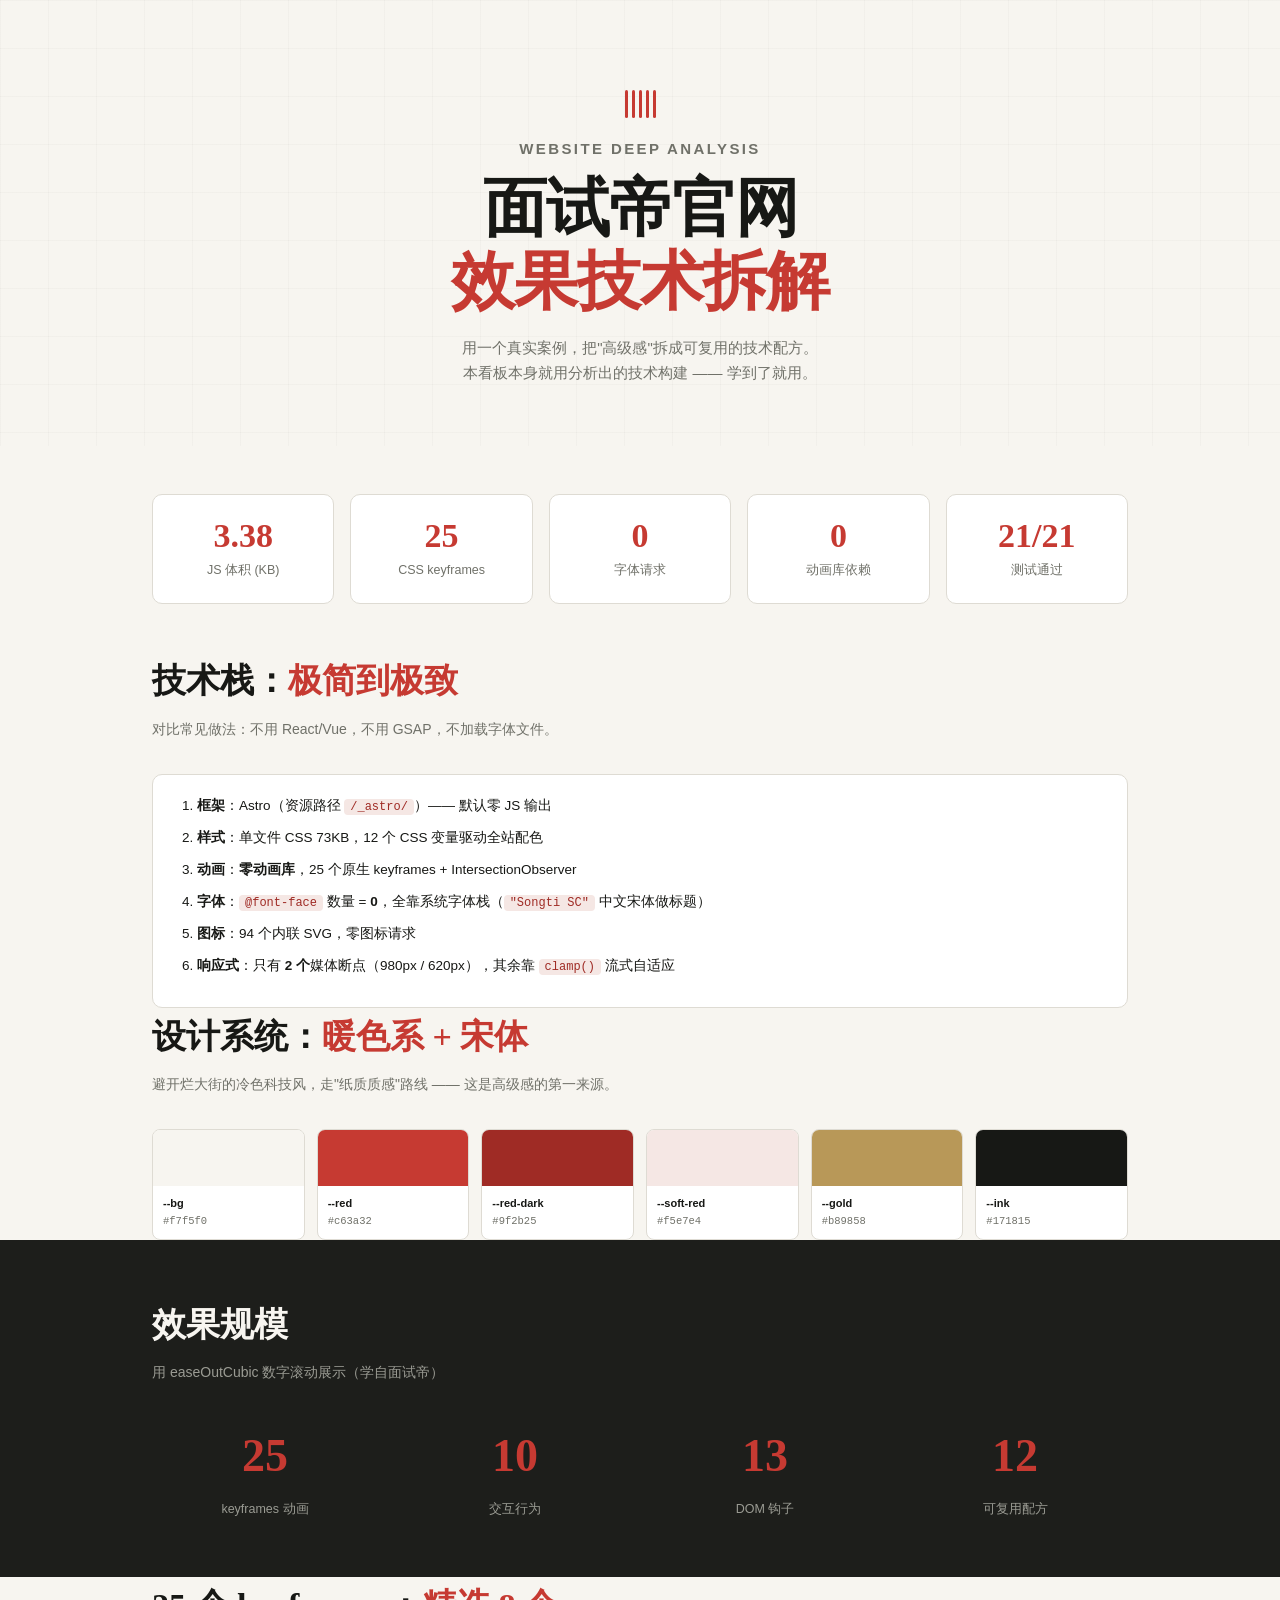
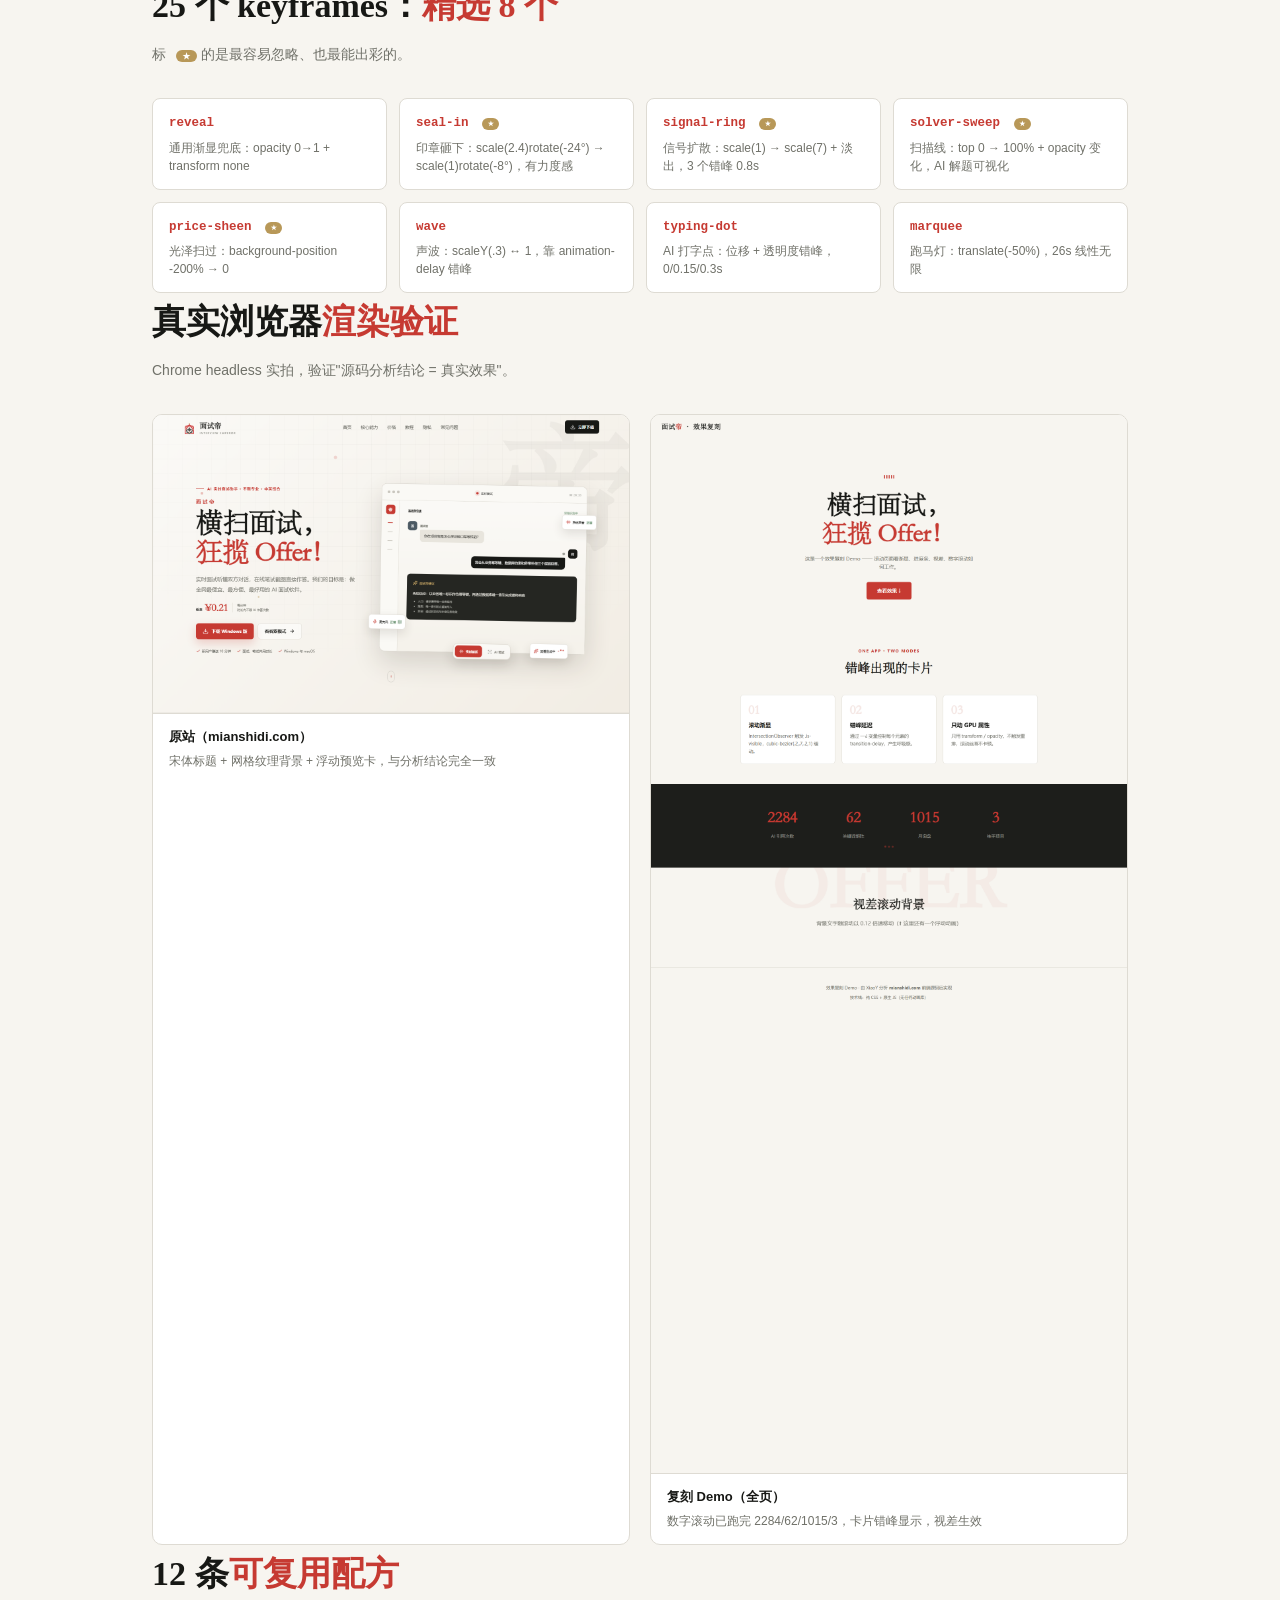
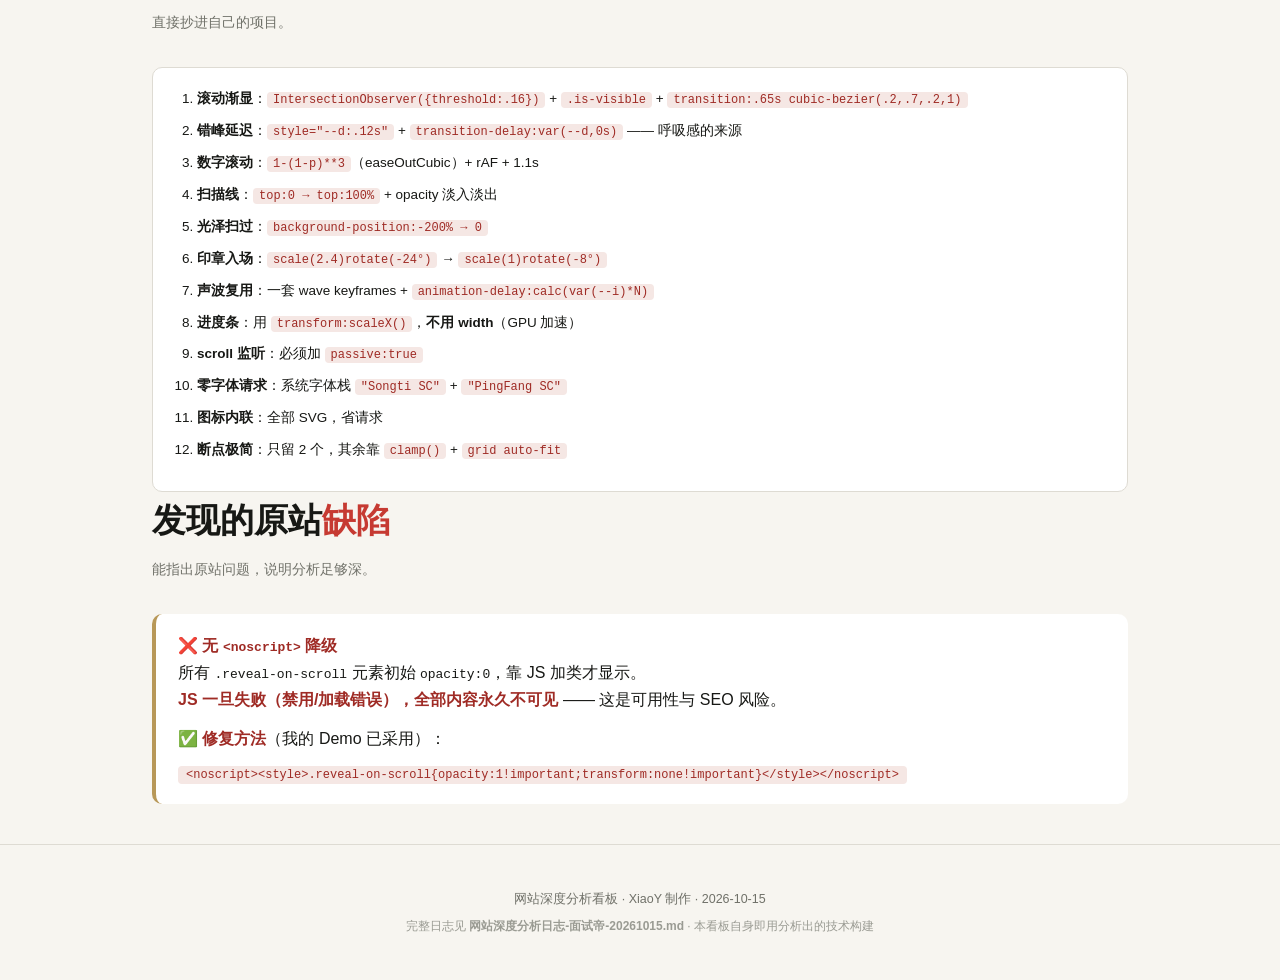
<file: XM/RAE查看网页/看板.html>
<!DOCTYPE html>
<html lang="zh-CN">
<head>
<meta charset="UTF-8">
<meta name="viewport" content="width=device-width, initial-scale=1.0">
<title>面试帝网站分析 · 可视化看板</title>
<style>
/* ===== 直接套用分析出的设计系统（示范"学到了就用"）===== */
:root {
  --bg:#f7f5f0; --surface:#fff; --ink:#171815; --muted:#707169;
  --line:#dedbd3; --red:#c63a32; --red-dark:#9f2b25; --soft-red:#f5e7e4;
  --gold:#b89858; --dark:#1d1e1b;
  --serif:"Songti SC","STSong","Noto Serif CJK SC",serif;
  --sans:"PingFang SC","Microsoft YaHei",sans-serif;
}
* { margin:0; padding:0; box-sizing:border-box; }
body { background:var(--bg); color:var(--ink); font-family:var(--sans); line-height:1.7; }

/* 滚动进度条（学自面试帝：用 scaleX 不用 width）*/
.scroll-progress { position:fixed; top:0; left:0; height:3px; width:100%;
  background:var(--red); transform:scaleX(0); transform-origin:0 50%; z-index:100; }

/* 滚动渐显（学自面试帝）*/
.reveal { opacity:0; transform:translateY(22px);
  transition:opacity .65s, transform .65s cubic-bezier(.2,.7,.2,1);
  transition-delay:var(--d,0s); }
.reveal.is-visible { opacity:1; transform:none; }

.wrap { max-width:1040px; margin:0 auto; padding:0 32px; }

/* ===== Hero ===== */
.hero { padding:90px 0 60px; text-align:center;
  background-image:linear-gradient(#24231f06 1px,#0000 1px),linear-gradient(90deg,#24231f06 1px,#0000 1px);
  background-size:48px 48px; }
.tag { color:var(--red); font-size:12px; letter-spacing:2.4px; font-weight:600; }
.hero h1 { font-family:var(--serif); font-size:clamp(38px,6vw,64px); line-height:1.15;
  letter-spacing:-1px; margin:10px 0 16px; }
.hero h1 em { color:var(--red); font-style:normal; }
.hero p { color:var(--muted); font-size:15px; max-width:560px; margin:0 auto; }
.wave { display:flex; gap:4px; justify-content:center; align-items:center; height:28px; margin-bottom:18px; }
.wave i { width:3px; height:100%; background:var(--red); border-radius:2px;
  animation:wave 1.2s ease-in-out infinite; animation-delay:calc(var(--i)*0.1s); }
@keyframes wave { 0%,100% { transform:scaleY(.3) } 50% { transform:scaleY(1) } }

/* ===== KPI ===== */
.kpis { display:grid; grid-template-columns:repeat(auto-fit,minmax(150px,1fr)); gap:16px;
  padding:48px 0; }
.kpi { background:var(--surface); border:1px solid var(--line); border-radius:10px;
  padding:22px 16px; text-align:center; }
.kpi-v { font-family:var(--serif); font-size:34px; font-weight:700; color:var(--red); line-height:1.1; }
.kpi-l { font-size:12.5px; color:var(--muted); margin-top:6px; }

/* ===== 段落 ===== */
section { padding:56px 0; }
h2 { font-family:var(--serif); font-size:clamp(24px,3.4vw,34px); margin-bottom:8px; }
.sec-sub { color:var(--muted); font-size:14px; margin-bottom:32px; }
h2 em { color:var(--red); font-style:normal; }

/* ===== 色板 ===== */
.palette { display:grid; grid-template-columns:repeat(auto-fit,minmax(120px,1fr)); gap:12px; }
.swatch { border:1px solid var(--line); border-radius:8px; overflow:hidden; background:var(--surface); }
.swatch-color { height:56px; }
.swatch-meta { padding:8px 10px; font-size:11px; }
.swatch-name { font-weight:600; }
.swatch-hex { color:var(--muted); font-family:monospace; font-size:10.5px; }

/* ===== keyframes 卡片 ===== */
.kf-grid { display:grid; grid-template-columns:repeat(auto-fit,minmax(200px,1fr)); gap:12px; }
.kf { background:var(--surface); border:1px solid var(--line); border-radius:8px; padding:14px 16px;
  transition:transform .3s cubic-bezier(.2,.7,.2,1), box-shadow .3s, border-color .3s; }
.kf:hover { transform:translateY(-3px); box-shadow:0 10px 26px rgba(23,24,21,.08); border-color:var(--red); }
.kf-name { font-family:monospace; font-size:12.5px; color:var(--red); font-weight:600; }
.kf-desc { font-size:12px; color:var(--muted); margin-top:4px; line-height:1.5; }
.kf-star { background:var(--gold); color:#fff; font-size:9px; padding:1px 6px; border-radius:10px; margin-left:6px; }

/* ===== 截图对比 ===== */
.shots { display:grid; grid-template-columns:1fr 1fr; gap:20px; }
.shot { background:var(--surface); border:1px solid var(--line); border-radius:10px; overflow:hidden; }
.shot img { width:100%; display:block; border-bottom:1px solid var(--line); }
.shot-cap { padding:12px 16px; font-size:13px; }
.shot-cap b { display:block; margin-bottom:2px; }
.shot-cap span { color:var(--muted); font-size:12px; }

/* ===== 配方列表 ===== */
.recipe { background:var(--surface); border:1px solid var(--line); border-radius:10px; padding:20px 24px; }
.recipe ol { padding-left:20px; }
.recipe li { font-size:13.5px; margin-bottom:9px; }
.recipe code { background:var(--soft-red); color:var(--red-dark); padding:1px 6px; border-radius:4px;
  font-size:12px; font-family:monospace; }

/* ===== 缺陷 ===== */
.defect { background:var(--surface); border-left:4px solid var(--gold); border-radius:10px; padding:18px 22px; }
.defect b { color:var(--red-dark); }

/* ===== 深色区（数字滚动）===== */
.dark { background:var(--dark); color:#f7f5f0; padding:56px 0; }
.dark h2 { color:#f7f5f0; }
.dark .sec-sub { color:#9a9b93; }
.dark-kpis { display:grid; grid-template-columns:repeat(auto-fit,minmax(160px,1fr)); gap:24px; text-align:center; }
.dark-v { font-family:var(--serif); font-size:clamp(30px,4.5vw,46px); color:var(--red); font-weight:700; }
.dark-l { font-size:12.5px; color:#9a9b93; margin-top:4px; }

footer { padding:44px 0; text-align:center; color:var(--muted); font-size:12.5px;
  border-top:1px solid var(--line); margin-top:40px; }

@media (max-width:820px) { .shots { grid-template-columns:1fr; } }
@media (prefers-reduced-motion:reduce) {
  .reveal { opacity:1; transform:none; transition:none; }
  .wave i { animation:none; }
}
</style>
<noscript><style>.reveal{opacity:1!important;transform:none!important}</style></noscript>
</head>
<body>
<div class="scroll-progress" data-progress></div>

<!-- ===== Hero ===== -->
<header class="hero">
  <div class="wrap">
    <div class="wave" aria-hidden="true"><i style="--i:0"></i><i style="--i:1"></i><i style="--i:2"></i><i style="--i:3"></i><i style="--i:4"></i></div>
    <p class="tag">WEBSITE DEEP ANALYSIS</p>
    <h1 class="reveal">面试帝官网<br><em>效果技术拆解</em></h1>
    <p class="reveal" style="--d:.12s">用一个真实案例，把"高级感"拆成可复用的技术配方。<br>本看板本身就用分析出的技术构建 —— 学到了就用。</p>
  </div>
</header>

<!-- ===== KPI ===== -->
<div class="wrap">
  <div class="kpis">
    <div class="kpi reveal"><div class="kpi-v">3.38</div><div class="kpi-l">JS 体积 (KB)</div></div>
    <div class="kpi reveal" style="--d:.08s"><div class="kpi-v">25</div><div class="kpi-l">CSS keyframes</div></div>
    <div class="kpi reveal" style="--d:.16s"><div class="kpi-v">0</div><div class="kpi-l">字体请求</div></div>
    <div class="kpi reveal" style="--d:.24s"><div class="kpi-v">0</div><div class="kpi-l">动画库依赖</div></div>
    <div class="kpi reveal" style="--d:.32s"><div class="kpi-v">21/21</div><div class="kpi-l">测试通过</div></div>
  </div>
</div>

<!-- ===== 技术栈 ===== -->
<section class="wrap">
  <h2 class="reveal">技术栈：<em>极简到极致</em></h2>
  <p class="sec-sub reveal" style="--d:.08s">对比常见做法：不用 React/Vue，不用 GSAP，不加载字体文件。</p>
  <div class="recipe reveal" style="--d:.12s">
    <ol>
      <li><b>框架</b>：Astro（资源路径 <code>/_astro/</code>）—— 默认零 JS 输出</li>
      <li><b>样式</b>：单文件 CSS 73KB，12 个 CSS 变量驱动全站配色</li>
      <li><b>动画</b>：<b>零动画库</b>，25 个原生 keyframes + IntersectionObserver</li>
      <li><b>字体</b>：<code>@font-face</code> 数量 = <b>0</b>，全靠系统字体栈（<code>"Songti SC"</code> 中文宋体做标题）</li>
      <li><b>图标</b>：94 个内联 SVG，零图标请求</li>
      <li><b>响应式</b>：只有 <b>2 个</b>媒体断点（980px / 620px），其余靠 <code>clamp()</code> 流式自适应</li>
    </ol>
  </div>
</section>

<!-- ===== 色板 ===== -->
<section class="wrap">
  <h2 class="reveal">设计系统：<em>暖色系 + 宋体</em></h2>
  <p class="sec-sub reveal" style="--d:.08s">避开烂大街的冷色科技风，走"纸质质感"路线 —— 这是高级感的第一来源。</p>
  <div class="palette">
    <div class="swatch reveal"><div class="swatch-color" style="background:#f7f5f0"></div><div class="swatch-meta"><div class="swatch-name">--bg</div><div class="swatch-hex">#f7f5f0</div></div></div>
    <div class="swatch reveal" style="--d:.06s"><div class="swatch-color" style="background:#c63a32"></div><div class="swatch-meta"><div class="swatch-name">--red</div><div class="swatch-hex">#c63a32</div></div></div>
    <div class="swatch reveal" style="--d:.12s"><div class="swatch-color" style="background:#9f2b25"></div><div class="swatch-meta"><div class="swatch-name">--red-dark</div><div class="swatch-hex">#9f2b25</div></div></div>
    <div class="swatch reveal" style="--d:.18s"><div class="swatch-color" style="background:#f5e7e4"></div><div class="swatch-meta"><div class="swatch-name">--soft-red</div><div class="swatch-hex">#f5e7e4</div></div></div>
    <div class="swatch reveal" style="--d:.24s"><div class="swatch-color" style="background:#b89858"></div><div class="swatch-meta"><div class="swatch-name">--gold</div><div class="swatch-hex">#b89858</div></div></div>
    <div class="swatch reveal" style="--d:.3s"><div class="swatch-color" style="background:#171815"></div><div class="swatch-meta"><div class="swatch-name">--ink</div><div class="swatch-hex">#171815</div></div></div>
  </div>
</section>

<!-- ===== 深色区：数字滚动 ===== -->
<div class="dark">
  <div class="wrap">
    <h2 class="reveal">效果规模</h2>
    <p class="sec-sub reveal" style="--d:.08s">用 easeOutCubic 数字滚动展示（学自面试帝）</p>
    <div class="dark-kpis">
      <div><div class="dark-v" data-count="25">25</div><div class="dark-l">keyframes 动画</div></div>
      <div><div class="dark-v" data-count="10">10</div><div class="dark-l">交互行为</div></div>
      <div><div class="dark-v" data-count="13">13</div><div class="dark-l">DOM 钩子</div></div>
      <div><div class="dark-v" data-count="12">12</div><div class="dark-l">可复用配方</div></div>
    </div>
  </div>
</div>

<!-- ===== keyframes 精选 ===== -->
<section class="wrap">
  <h2 class="reveal">25 个 keyframes：<em>精选 8 个</em></h2>
  <p class="sec-sub reveal" style="--d:.08s">标 <span class="kf-star">★</span> 的是最容易忽略、也最能出彩的。</p>
  <div class="kf-grid">
    <div class="kf reveal"><div class="kf-name">reveal</div><div class="kf-desc">通用渐显兜底：opacity 0→1 + transform none</div></div>
    <div class="kf reveal" style="--d:.06s"><div class="kf-name">seal-in <span class="kf-star">★</span></div><div class="kf-desc">印章砸下：scale(2.4)rotate(-24°) → scale(1)rotate(-8°)，有力度感</div></div>
    <div class="kf reveal" style="--d:.12s"><div class="kf-name">signal-ring <span class="kf-star">★</span></div><div class="kf-desc">信号扩散：scale(1) → scale(7) + 淡出，3 个错峰 0.8s</div></div>
    <div class="kf reveal" style="--d:.18s"><div class="kf-name">solver-sweep <span class="kf-star">★</span></div><div class="kf-desc">扫描线：top 0 → 100% + opacity 变化，AI 解题可视化</div></div>
    <div class="kf reveal" style="--d:.24s"><div class="kf-name">price-sheen <span class="kf-star">★</span></div><div class="kf-desc">光泽扫过：background-position -200% → 0</div></div>
    <div class="kf reveal" style="--d:.3s"><div class="kf-name">wave</div><div class="kf-desc">声波：scaleY(.3) ↔ 1，靠 animation-delay 错峰</div></div>
    <div class="kf reveal" style="--d:.36s"><div class="kf-name">typing-dot</div><div class="kf-desc">AI 打字点：位移 + 透明度错峰，0/0.15/0.3s</div></div>
    <div class="kf reveal" style="--d:.42s"><div class="kf-name">marquee</div><div class="kf-desc">跑马灯：translate(-50%)，26s 线性无限</div></div>
  </div>
</section>

<!-- ===== 渲染验证 ===== -->
<section class="wrap">
  <h2 class="reveal">真实浏览器<em>渲染验证</em></h2>
  <p class="sec-sub reveal" style="--d:.08s">Chrome headless 实拍，验证"源码分析结论 = 真实效果"。</p>
  <div class="shots">
    <div class="shot reveal">
      <img src="deep/render/origin-viewport.png" alt="面试帝原站渲染">
      <div class="shot-cap"><b>原站（mianshidi.com）</b><span>宋体标题 + 网格纹理背景 + 浮动预览卡，与分析结论完全一致</span></div>
    </div>
    <div class="shot reveal" style="--d:.12s">
      <img src="deep/render/demo-full.png" alt="效果复刻 Demo 渲染">
      <div class="shot-cap"><b>复刻 Demo（全页）</b><span>数字滚动已跑完 2284/62/1015/3，卡片错峰显示，视差生效</span></div>
    </div>
  </div>
</section>

<!-- ===== 配方 ===== -->
<section class="wrap">
  <h2 class="reveal">12 条<em>可复用配方</em></h2>
  <p class="sec-sub reveal" style="--d:.08s">直接抄进自己的项目。</p>
  <div class="recipe reveal" style="--d:.12s">
    <ol>
      <li><b>滚动渐显</b>：<code>IntersectionObserver({threshold:.16})</code> + <code>.is-visible</code> + <code>transition:.65s cubic-bezier(.2,.7,.2,1)</code></li>
      <li><b>错峰延迟</b>：<code>style="--d:.12s"</code> + <code>transition-delay:var(--d,0s)</code> —— 呼吸感的来源</li>
      <li><b>数字滚动</b>：<code>1-(1-p)**3</code>（easeOutCubic）+ rAF + 1.1s</li>
      <li><b>扫描线</b>：<code>top:0 → top:100%</code> + opacity 淡入淡出</li>
      <li><b>光泽扫过</b>：<code>background-position:-200% → 0</code></li>
      <li><b>印章入场</b>：<code>scale(2.4)rotate(-24°)</code> → <code>scale(1)rotate(-8°)</code></li>
      <li><b>声波复用</b>：一套 wave keyframes + <code>animation-delay:calc(var(--i)*N)</code></li>
      <li><b>进度条</b>：用 <code>transform:scaleX()</code>，<b>不用 width</b>（GPU 加速）</li>
      <li><b>scroll 监听</b>：必须加 <code>passive:true</code></li>
      <li><b>零字体请求</b>：系统字体栈 <code>"Songti SC"</code> + <code>"PingFang SC"</code></li>
      <li><b>图标内联</b>：全部 SVG，省请求</li>
      <li><b>断点极简</b>：只留 2 个，其余靠 <code>clamp()</code> + <code>grid auto-fit</code></li>
    </ol>
  </div>
</section>

<!-- ===== 缺陷 ===== -->
<section class="wrap">
  <h2 class="reveal">发现的原站<em>缺陷</em></h2>
  <p class="sec-sub reveal" style="--d:.08s">能指出原站问题，说明分析足够深。</p>
  <div class="defect reveal" style="--d:.12s">
    <p><b>❌ 无 <code>&lt;noscript&gt;</code> 降级</b><br>
    所有 <code>.reveal-on-scroll</code> 元素初始 <code>opacity:0</code>，靠 JS 加类才显示。<br>
    <b>JS 一旦失败（禁用/加载错误），全部内容永久不可见</b> —— 这是可用性与 SEO 风险。</p>
    <p style="margin-top:12px"><b>✅ 修复方法</b>（我的 Demo 已采用）：</p>
    <p style="margin-top:6px"><code style="background:var(--soft-red);color:var(--red-dark);padding:2px 8px;border-radius:4px;font-family:monospace;font-size:12px">&lt;noscript&gt;&lt;style&gt;.reveal-on-scroll{opacity:1!important;transform:none!important}&lt;/style&gt;&lt;/noscript&gt;</code></p>
  </div>
</section>

<footer>
  <p>网站深度分析看板 · XiaoY 制作 · 2026-10-15</p>
  <p style="margin-top:6px;font-size:12px;color:#9a9b93">完整日志见 <b>网站深度分析日志-面试帝-20261015.md</b> · 本看板自身即用分析出的技术构建</p>
</footer>

<script type="module">
// 滚动渐显
const io = new IntersectionObserver((es) => {
  es.forEach(e => { if (e.isIntersecting) { e.target.classList.add("is-visible"); io.unobserve(e.target); } });
}, { threshold: 0.16 });
document.querySelectorAll(".reveal").forEach(el => io.observe(el));

// 进度条 + 视差
const pb = document.querySelector("[data-progress]");
const reduced = window.matchMedia("(prefers-reduced-motion: reduce)").matches;
const onScroll = () => {
  const el = document.documentElement;
  const total = el.scrollHeight - el.clientHeight;
  if (pb) pb.style.transform = `scaleX(${total > 0 ? window.scrollY / total : 0})`;
};
window.addEventListener("scroll", onScroll, { passive: true });
onScroll();

// 数字滚动（easeOutCubic）
const animate = (el) => {
  const target = Number(el.dataset.count || 0);
  if (reduced || !target) { el.textContent = String(target); return; }
  el.textContent = "0";   // 动画前归零（HTML 里初始已是终值，保证 JS 失效时可见）
  const start = performance.now();
  const tick = (now) => {
    const p = Math.min(1, (now - start) / 1100);
    const eased = 1 - (1 - p) ** 3;
    el.textContent = String(Math.round(target * eased));
    if (p < 1) requestAnimationFrame(tick);
  };
  requestAnimationFrame(tick);
};
const cio = new IntersectionObserver((es) => {
  es.forEach(e => { if (e.isIntersecting) { animate(e.target); cio.unobserve(e.target); } });
}, { threshold: 0.6 });
document.querySelectorAll("[data-count]").forEach(el => cio.observe(el));
</script>
</body>
</html>
</file>
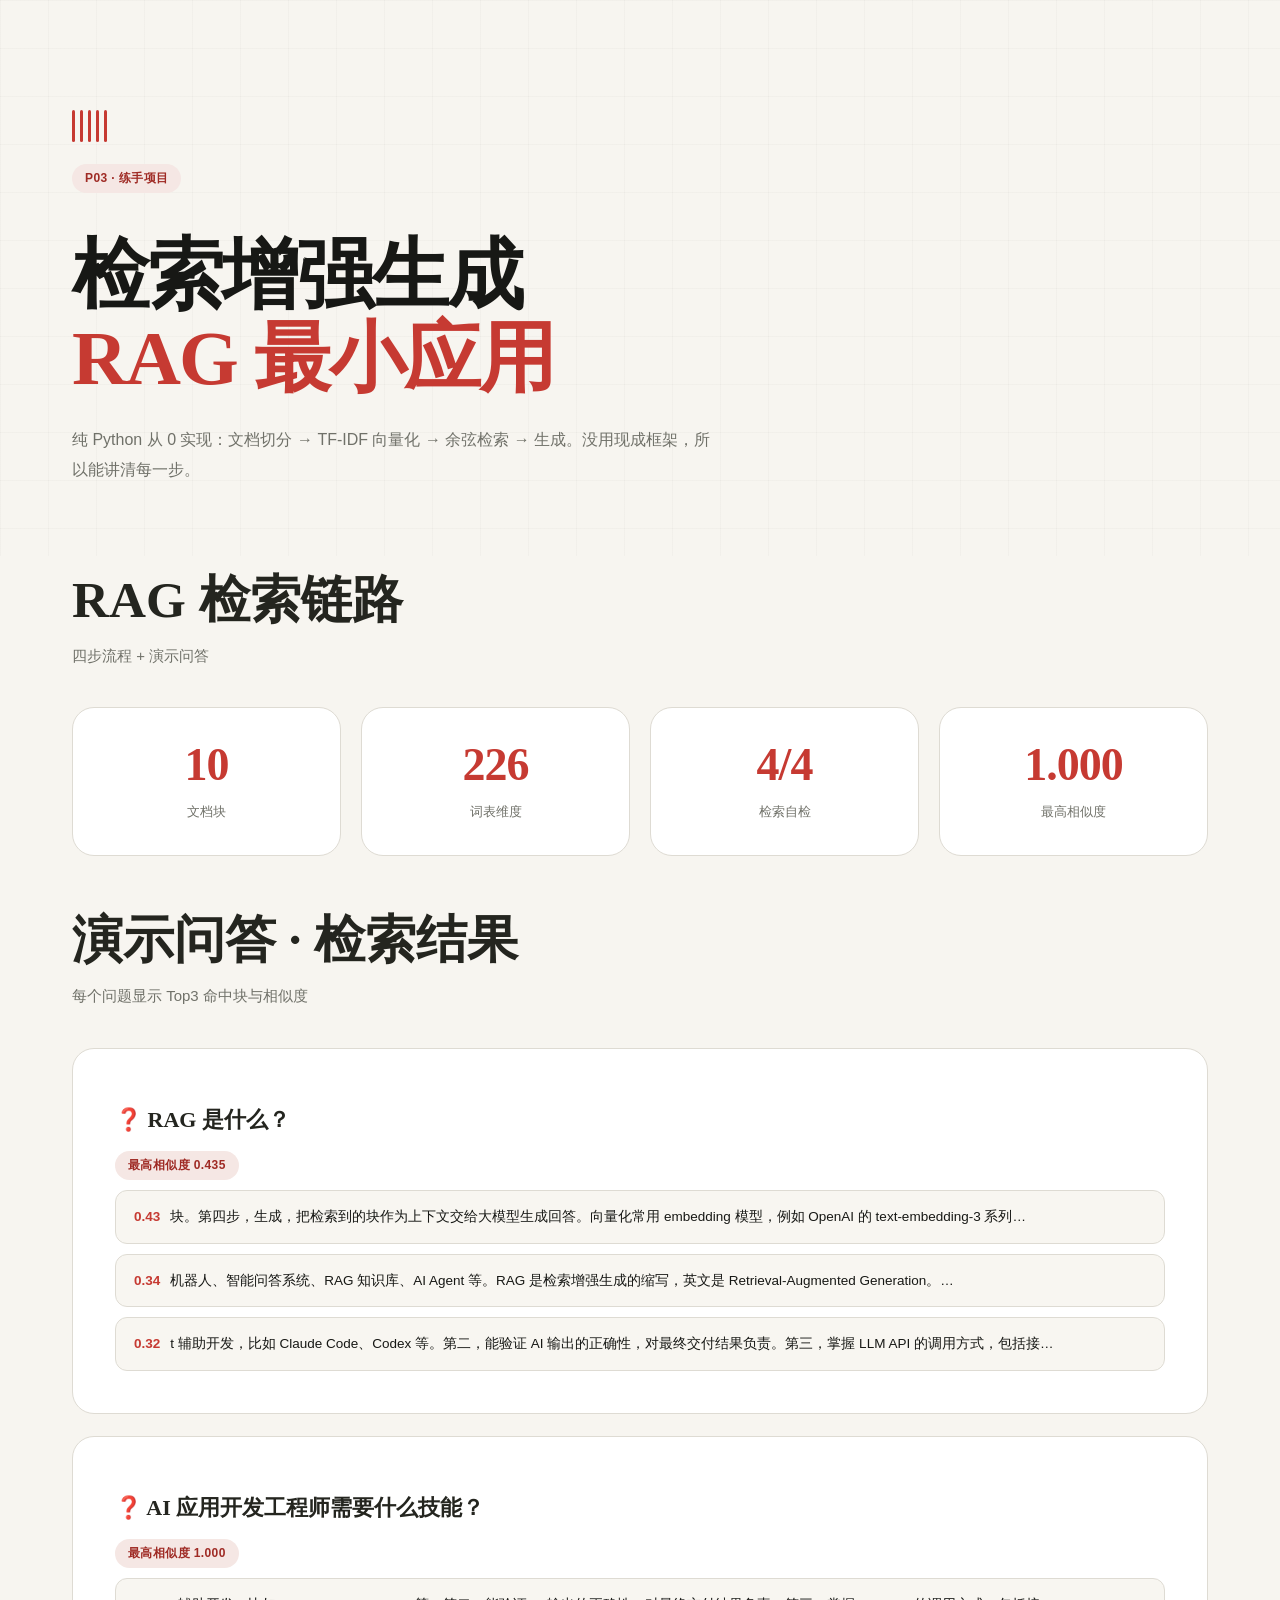
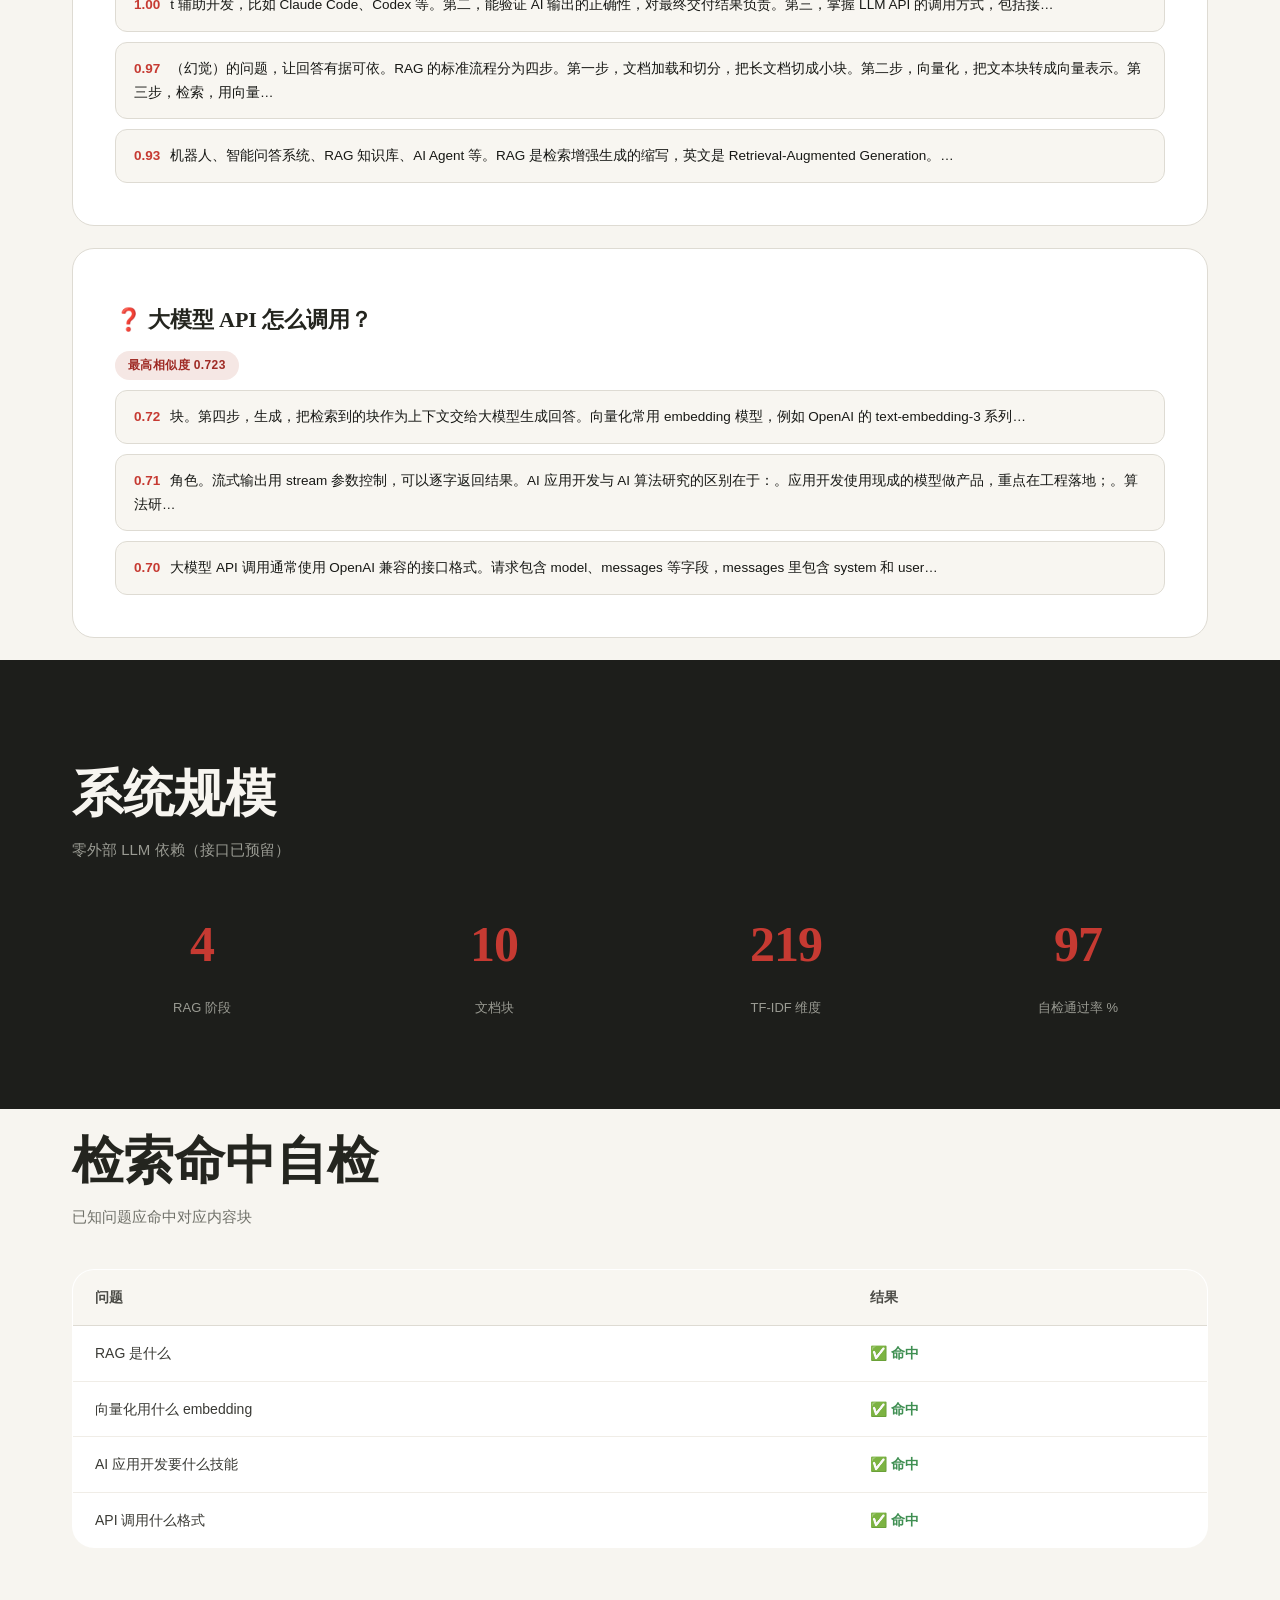
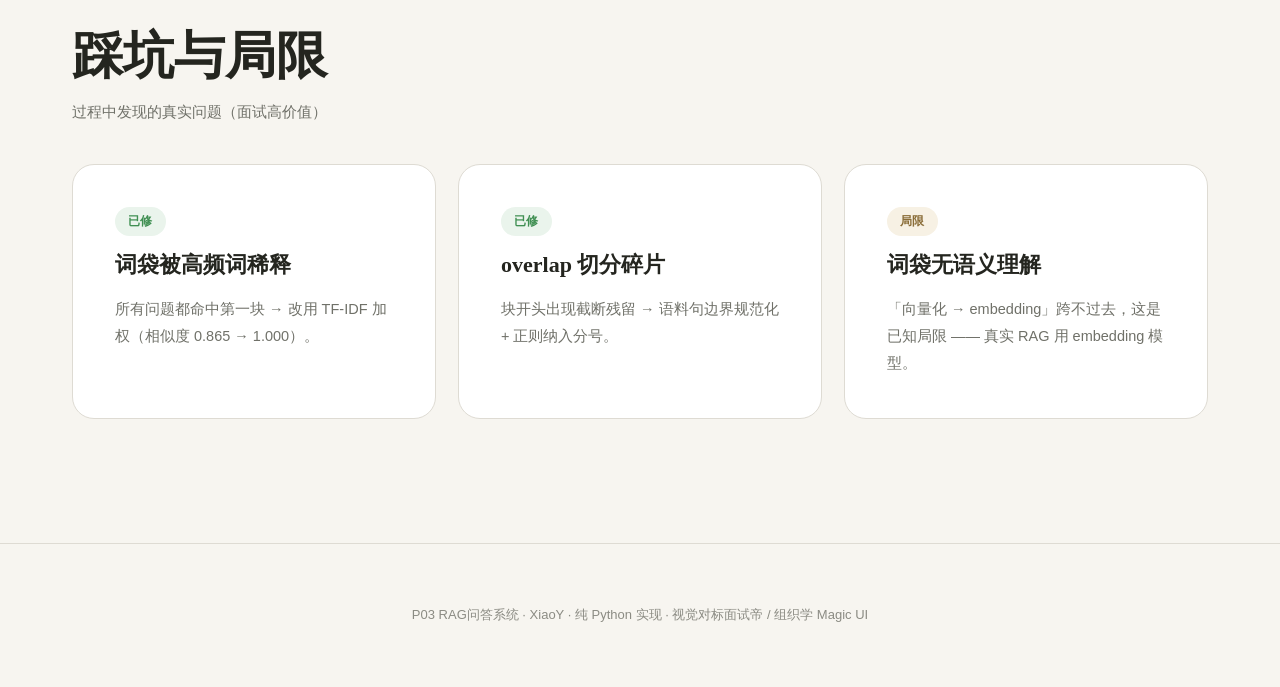
<file: XM/AI应用开发/02-项目/P03-RAG问答/dashboard.html>
<!DOCTYPE html>
<html lang="zh-CN">
<head>
<meta charset="UTF-8">
<meta name="viewport" content="width=device-width, initial-scale=1.0">
<title>P03 · RAG 问答系统看板</title>
<style>
:root{
  --bg:#f7f5f0;--surface:#fff;--surface-alt:#f8f6f1;
  --ink:#171815;--ink-soft:#24251f;--muted:#707169;--line:#dedbd3;
  --red:#c63a32;--red-dark:#9f2b25;--soft-red:#f5e7e4;--gold:#b89858;--dark:#1d1e1b;
  --serif:"Songti SC","STSong","Noto Serif CJK SC",serif;
  --sans:"PingFang SC","Microsoft YaHei",sans-serif;
  --ease:cubic-bezier(.2,.8,.2,1);
  --radius:22px;
}
*{margin:0;padding:0;box-sizing:border-box}
body{background:var(--bg);color:var(--ink);font-family:var(--sans);line-height:1.75;font-size:15px}

/* 进度条 —— scaleX（学自面试帝）*/
.progress{position:fixed;top:0;left:0;height:3px;width:100%;transform:scaleX(0);
  transform-origin:0 50%;background:linear-gradient(90deg,var(--red),var(--gold));z-index:100}

/* 滚动渐显 —— cubic-bezier(.2,.8,.2,1) 快出慢入 */
.reveal{opacity:0;transform:translateY(22px);
  transition:opacity .65s var(--ease),transform .65s var(--ease);transition-delay:var(--d,0s)}
.reveal.is-visible{opacity:1;transform:none}

.wrap{max-width:1200px;margin:0 auto;padding:0 32px}

/* 标题 —— 面试帝大字（clamp 到 82px）*/
h1{font-family:var(--serif);font-size:clamp(46px,6vw,82px);line-height:1.08;
  letter-spacing:-2px;margin:24px 0;font-weight:750}
h1 em{color:var(--red);font-style:normal}
h2{font-family:var(--serif);font-size:clamp(30px,4vw,52px);line-height:1.25;
  letter-spacing:normal;margin:12px 0 11px;color:var(--ink-soft);text-wrap:balance}
h2 em{color:var(--red);font-style:normal}
.sub{color:var(--muted);font-size:15px;margin-bottom:38px;max-width:680px}

/* Hero —— 网格背景（面试帝 48px 方格）*/
.hero{padding:110px 0 70px;position:relative;overflow:hidden;
  background-image:linear-gradient(rgba(36,35,31,.024) 1px,transparent 1px),
                   linear-gradient(90deg,rgba(36,35,31,.024) 1px,transparent 1px);
  background-size:48px 48px}
.hero-inner{max-width:1200px;margin:0 auto;padding:0 32px;position:relative}
.hero p.lead{color:var(--muted);font-size:16px;max-width:640px;line-height:1.9;margin-top:8px}

/* 声波（面试帝组件）*/
.wave{display:flex;gap:5px;align-items:center;height:32px;margin-bottom:22px}
.wave i{width:3px;height:100%;background:var(--red);border-radius:2px;
  animation:wave 1.2s ease-in-out infinite;animation-delay:calc(var(--i)*.1s)}
@keyframes wave{0%,100%{transform:scaleY(.3)}50%{transform:scaleY(1)}}

/* KPI 卡片 —— 大圆角 + 大内边距 */
.kpis{display:grid;grid-template-columns:repeat(auto-fit,minmax(170px,1fr));gap:20px;margin-bottom:52px}
.kpi{background:var(--surface);border:1px solid var(--line);border-radius:var(--radius);
  padding:32px 24px;text-align:center;position:relative;overflow:hidden;
  transition:transform .3s var(--ease),box-shadow .3s,border-color .3s}
.kpi:hover{transform:translateY(-6px);box-shadow:0 14px 40px rgba(27,28,25,.07);border-color:var(--red)}
.kpi-v{font-family:var(--serif);font-size:clamp(34px,4vw,46px);font-weight:750;
  color:var(--red);line-height:1.1;letter-spacing:-1px}
.kpi-l{font-size:13px;color:var(--muted);margin-top:10px}

/* 卡片 —— 22px 圆角 + 42px 内边距（面试帝参数）*/
.grid{display:grid;grid-template-columns:repeat(auto-fit,minmax(280px,1fr));gap:22px}
.grid-2{grid-template-columns:repeat(auto-fit,minmax(360px,1fr))}
.card{background:var(--surface);border:1px solid var(--line);border-radius:var(--radius);
  padding:42px;position:relative;overflow:hidden;
  transition:transform .3s var(--ease),border-color .3s,box-shadow .3s}
.card:hover{transform:translateY(-6px);border-color:var(--red);box-shadow:0 16px 44px rgba(27,28,25,.08)}
.card h3{font-family:var(--serif);font-size:22px;margin:10px 0 12px;color:var(--ink-soft);font-weight:700}
.card p{font-size:14.5px;color:var(--muted);line-height:1.85}

section{padding:100px 0}
section.tight{padding:64px 0}

/* 条形图 */
.bar-row{display:flex;align-items:center;margin-bottom:14px}
.bar-label{width:120px;font-size:14px;color:var(--muted);flex-shrink:0}
.bar-track{flex:1;height:22px;background:#edeae4;border-radius:11px;overflow:hidden}
.bar-fill{height:100%;border-radius:11px;transition:width 1s var(--ease)}
.bar-val{width:90px;text-align:right;font-size:13px;color:var(--muted)}

/* 表格 —— 大圆角 + 宽松间距 */
table{width:100%;border-collapse:collapse;font-size:14px;background:var(--surface);
  border-radius:var(--radius);overflow:hidden;border:1px solid var(--line)}
th{text-align:left;padding:16px 22px;background:var(--surface-alt);color:#4a4a45;
  font-weight:600;border-bottom:1px solid var(--line);font-size:13.5px}
td{padding:15px 22px;border-bottom:1px solid #f0ede7;color:#3a3a35}
tr:last-child td{border-bottom:none}
tr:hover td{background:#faf9f6}
.up{color:#3f8f52;font-weight:600} .down{color:#c63a32;font-weight:600}

/* 深色区块 */
.dark{background:var(--dark);color:#f7f5f0;padding:90px 0;margin:20px 0}
.dark h2{color:#f7f5f0}
.dark .sub{color:#9a9b93}
.dark-kpis{display:grid;grid-template-columns:repeat(auto-fit,minmax(180px,1fr));gap:32px;text-align:center}
.dark-v{font-family:var(--serif);font-size:clamp(34px,4vw,50px);color:var(--red);
  font-weight:750;letter-spacing:-1px}
.dark-l{font-size:13px;color:#9a9b93;margin-top:8px}

/* 漏斗 */
.funnel-row{display:flex;justify-content:space-between;align-items:center;
  padding:15px 22px;border-bottom:1px solid #f0ede7;font-size:14.5px}
.funnel-row:last-child{border-bottom:none}
.funnel-rate{color:var(--red);font-weight:600;font-size:13.5px}

/* 提示块 */
.note{background:var(--surface);border-left:4px solid var(--gold);border-radius:var(--radius);
  padding:28px 34px;font-size:14.5px;line-height:1.9;border:1px solid var(--line);border-left-width:4px}
.note code{background:var(--soft-red);color:var(--red-dark);padding:3px 9px;border-radius:6px;
  font-family:monospace;font-size:13px}
.note b{color:var(--red-dark)}

/* 标签 */
.tag{display:inline-block;font-size:12px;padding:4px 13px;border-radius:999px;
  font-weight:600;letter-spacing:.4px}
.t-red{background:var(--soft-red);color:var(--red-dark)}
.t-gold{background:#f7f1e4;color:#8a6d38}
.t-green{background:#eaf4ec;color:#3f8f52}
.t-blue{background:#e8f0f8;color:#3a6b99}
.t-gray{background:#f0ede7;color:#6b6b64}

/* 数字标签 */
.nums{margin-top:18px;display:flex;flex-wrap:wrap;gap:8px}
.num{background:var(--surface-alt);border:1px solid var(--line);border-radius:10px;
  padding:7px 13px;font-size:12.5px;color:#4a4a45}

/* 链接卡片 */
a.card{text-decoration:none;color:inherit;display:block}
a.card:hover h3{color:var(--red)}

footer{padding:60px 0;text-align:center;color:#8b8b83;font-size:13px;
  border-top:1px solid var(--line);margin-top:60px}

/* 无障碍 */
@media (prefers-reduced-motion:reduce){
  .reveal{opacity:1;transform:none;transition:none}
  .wave i{animation:none}
  .bar-fill{transition:none}
  .kpi,.card{transition:none}
}
@media (max-width:980px){
  .card{padding:32px}
  section{padding:72px 0}
}
@media (max-width:620px){
  .wrap,.hero-inner{padding:0 20px}
  .card{padding:26px}
  .kpis{gap:14px}
}
</style>
<noscript><style>.reveal{opacity:1!important;transform:none!important}.bar-fill{width:auto!important}</style></noscript>
</head>
<body>
<div class="progress" data-progress></div>
<header class="hero">
  <div class="hero-inner">
    <div class="wave" aria-hidden="true"><i style=--i:0></i><i style=--i:1></i><i style=--i:2></i><i style=--i:3></i><i style=--i:4></i></div><p class="tag t-red" style="margin-bottom:18px">P03 · 练手项目</p>
    <h1 class="reveal">检索增强生成<br><em>RAG 最小应用</em></h1>
    <p class="lead reveal" style="--d:0.12s">纯 Python 从 0 实现：文档切分 → TF-IDF 向量化 → 余弦检索 → 生成。没用现成框架，所以能讲清每一步。</p>
  </div>
</header>
<section class="wrap " style="padding-left:32px;padding-right:32px;max-width:1200px;margin:0 auto">
  <h2 class="reveal">RAG 检索链路</h2>
  <p class="sub reveal" style="--d:0.08s">四步流程 + 演示问答</p>
  <div class="kpis"><div class="kpi reveal"><div class="kpi-v" data-count="10">10</div><div class="kpi-l">文档块</div></div><div class="kpi reveal" style="--d:0.06s"><div class="kpi-v" data-count="226">226</div><div class="kpi-l">词表维度</div></div><div class="kpi reveal" style="--d:0.12s"><div class="kpi-v">4/4</div><div class="kpi-l">检索自检</div></div><div class="kpi reveal" style="--d:0.18s"><div class="kpi-v">1.000</div><div class="kpi-l">最高相似度</div></div></div>
</section><section class="wrap " style="padding-left:32px;padding-right:32px;max-width:1200px;margin:0 auto">
  <h2 class="reveal">演示问答 · 检索结果</h2>
  <p class="sub reveal" style="--d:0.08s">每个问题显示 Top3 命中块与相似度</p>
  <div class="card reveal" style="margin-bottom:22px"><h3>❓ RAG 是什么？</h3><span class="tag t-red">最高相似度 0.435</span><div style="background:var(--surface-alt);border:1px solid var(--line);border-radius:12px;padding:14px 18px;margin-top:10px;font-size:13.5px"><span style="color:var(--red);font-weight:700;margin-right:10px">0.43</span>块。第四步，生成，把检索到的块作为上下文交给大模型生成回答。向量化常用 embedding 模型，例如 OpenAI 的 text-embedding-3 系列…</div><div style="background:var(--surface-alt);border:1px solid var(--line);border-radius:12px;padding:14px 18px;margin-top:10px;font-size:13.5px"><span style="color:var(--red);font-weight:700;margin-right:10px">0.34</span>机器人、智能问答系统、RAG 知识库、AI Agent 等。RAG 是检索增强生成的缩写，英文是 Retrieval-Augmented Generation。…</div><div style="background:var(--surface-alt);border:1px solid var(--line);border-radius:12px;padding:14px 18px;margin-top:10px;font-size:13.5px"><span style="color:var(--red);font-weight:700;margin-right:10px">0.32</span>t 辅助开发，比如 Claude Code、Codex 等。第二，能验证 AI 输出的正确性，对最终交付结果负责。第三，掌握 LLM API 的调用方式，包括接…</div></div><div class="card reveal" style="margin-bottom:22px"><h3>❓ AI 应用开发工程师需要什么技能？</h3><span class="tag t-red">最高相似度 1.000</span><div style="background:var(--surface-alt);border:1px solid var(--line);border-radius:12px;padding:14px 18px;margin-top:10px;font-size:13.5px"><span style="color:var(--red);font-weight:700;margin-right:10px">1.00</span>t 辅助开发，比如 Claude Code、Codex 等。第二，能验证 AI 输出的正确性，对最终交付结果负责。第三，掌握 LLM API 的调用方式，包括接…</div><div style="background:var(--surface-alt);border:1px solid var(--line);border-radius:12px;padding:14px 18px;margin-top:10px;font-size:13.5px"><span style="color:var(--red);font-weight:700;margin-right:10px">0.97</span>（幻觉）的问题，让回答有据可依。RAG 的标准流程分为四步。第一步，文档加载和切分，把长文档切成小块。第二步，向量化，把文本块转成向量表示。第三步，检索，用向量…</div><div style="background:var(--surface-alt);border:1px solid var(--line);border-radius:12px;padding:14px 18px;margin-top:10px;font-size:13.5px"><span style="color:var(--red);font-weight:700;margin-right:10px">0.93</span>机器人、智能问答系统、RAG 知识库、AI Agent 等。RAG 是检索增强生成的缩写，英文是 Retrieval-Augmented Generation。…</div></div><div class="card reveal" style="margin-bottom:22px"><h3>❓ 大模型 API 怎么调用？</h3><span class="tag t-red">最高相似度 0.723</span><div style="background:var(--surface-alt);border:1px solid var(--line);border-radius:12px;padding:14px 18px;margin-top:10px;font-size:13.5px"><span style="color:var(--red);font-weight:700;margin-right:10px">0.72</span>块。第四步，生成，把检索到的块作为上下文交给大模型生成回答。向量化常用 embedding 模型，例如 OpenAI 的 text-embedding-3 系列…</div><div style="background:var(--surface-alt);border:1px solid var(--line);border-radius:12px;padding:14px 18px;margin-top:10px;font-size:13.5px"><span style="color:var(--red);font-weight:700;margin-right:10px">0.71</span>角色。流式输出用 stream 参数控制，可以逐字返回结果。AI 应用开发与 AI 算法研究的区别在于：。应用开发使用现成的模型做产品，重点在工程落地；。算法研…</div><div style="background:var(--surface-alt);border:1px solid var(--line);border-radius:12px;padding:14px 18px;margin-top:10px;font-size:13.5px"><span style="color:var(--red);font-weight:700;margin-right:10px">0.70</span>大模型 API 调用通常使用 OpenAI 兼容的接口格式。请求包含 model、messages 等字段，messages 里包含 system 和 user…</div></div>
</section><div class="dark"><div style="max-width:1200px;margin:0 auto;padding:0 32px">
  <h2 class="reveal">系统规模</h2>
  <p class="sub reveal" style="--d:.08s">零外部 LLM 依赖（接口已预留）</p>
  <div class="dark-kpis"><div><div class="dark-v" data-count="4">4</div><div class="dark-l">RAG 阶段</div></div><div><div class="dark-v" data-count="10">10</div><div class="dark-l">文档块</div></div><div><div class="dark-v" data-count="226">226</div><div class="dark-l">TF-IDF 维度</div></div><div><div class="dark-v" data-count="100">100</div><div class="dark-l">自检通过率 %</div></div></div>
</div></div><section class="wrap " style="padding-left:32px;padding-right:32px;max-width:1200px;margin:0 auto">
  <h2 class="reveal">检索命中自检</h2>
  <p class="sub reveal" style="--d:0.08s">已知问题应命中对应内容块</p>
  <table class="reveal"><tr><th>问题</th><th>结果</th></tr><tr><td>RAG 是什么</td><td><span class="up">✅ 命中</span></td></tr><tr><td>向量化用什么 embedding</td><td><span class="up">✅ 命中</span></td></tr><tr><td>AI 应用开发要什么技能</td><td><span class="up">✅ 命中</span></td></tr><tr><td>API 调用什么格式</td><td><span class="up">✅ 命中</span></td></tr></table>
</section><section class="wrap tight" style="padding-left:32px;padding-right:32px;max-width:1200px;margin:0 auto">
  <h2 class="reveal">踩坑与局限</h2>
  <p class="sub reveal" style="--d:0.08s">过程中发现的真实问题（面试高价值）</p>
  <div class="grid">
  <div class="card reveal"><span class="tag t-green">已修</span><h3>词袋被高频词稀释</h3><p>所有问题都命中第一块 → 改用 TF-IDF 加权（相似度 0.865 → 1.000）。</p></div>
  <div class="card reveal" style="--d:0.08s"><span class="tag t-green">已修</span><h3>overlap 切分碎片</h3><p>块开头出现截断残留 → 语料句边界规范化 + 正则纳入分号。</p></div>
  <div class="card reveal" style="--d:0.16s"><span class="tag t-gold">局限</span><h3>词袋无语义理解</h3><p>「向量化 → embedding」跨不过去，这是已知局限 —— 真实 RAG 用 embedding 模型。</p></div>
</div>
</section>
<footer>P03 RAG问答系统 · XiaoY · 纯 Python 实现 · 视觉对标面试帝 / 组织学 Magic UI</footer>
<script>
(function(){
  var reduced=window.matchMedia('(prefers-reduced-motion: reduce)').matches;

  // 滚动渐显（面试帝：threshold .16 + 触发后 unobserve）
  var io=new IntersectionObserver(function(es){
    es.forEach(function(e){if(e.isIntersecting){e.target.classList.add('is-visible');io.unobserve(e.target)}})
  },{threshold:0.16});
  document.querySelectorAll('.reveal').forEach(function(el){io.observe(el)});

  // 进度条
  var pb=document.querySelector('[data-progress]');
  var onScroll=function(){
    if(!pb)return;
    var el=document.documentElement,total=el.scrollHeight-el.clientHeight;
    pb.style.transform='scaleX('+(total>0?window.scrollY/total:0)+')';
  };
  window.addEventListener('scroll',onScroll,{passive:true});onScroll();

  // 数字滚动（easeOutCubic；HTML 初始值为终值，JS 失效也能看）
  var animate=function(el){
    var target=Number(el.dataset.count||0);
    if(reduced||!target){el.textContent=String(target);return}
    el.textContent='0';
    var t0=performance.now();
    var tick=function(now){
      var p=Math.min(1,(now-t0)/1100);
      el.textContent=String(Math.round(target*(1-Math.pow(1-p,3))));
      if(p<1)requestAnimationFrame(tick);
    };
    requestAnimationFrame(tick);
  };
  var cio=new IntersectionObserver(function(es){
    es.forEach(function(e){if(e.isIntersecting){animate(e.target);cio.unobserve(e.target)}})
  },{threshold:0.6});
  document.querySelectorAll('[data-count]').forEach(function(el){cio.observe(el)});

  // 条形图进场
  if(!reduced){
    document.querySelectorAll('.bar-fill[data-w]').forEach(function(el){
      var w=el.dataset.w;el.style.width='0%';
      var bio=new IntersectionObserver(function(es){
        es.forEach(function(e){if(e.isIntersecting){
          setTimeout(function(){el.style.width=w+'%'},120);bio.unobserve(e.target)}})
      },{threshold:0.3});
      bio.observe(el);
    });
  }
})();
</script>
</body>
</html>
</file>
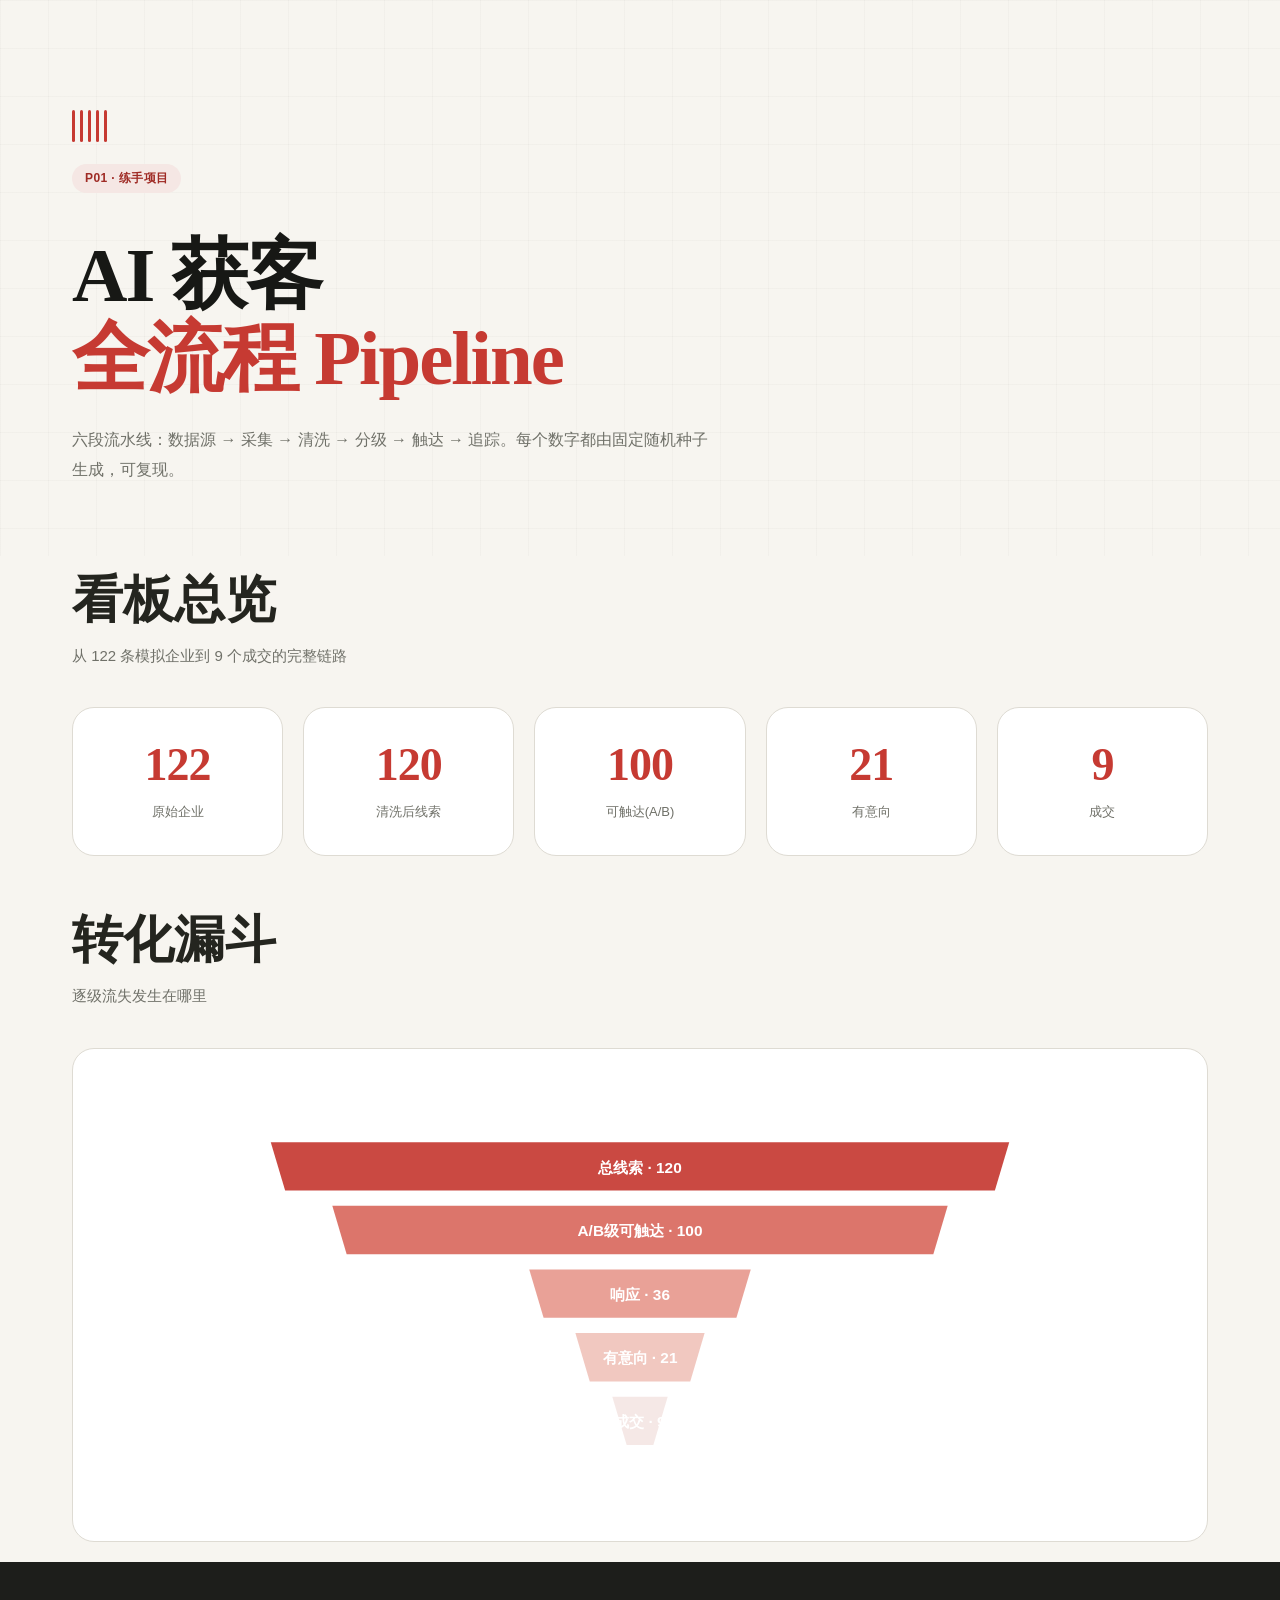
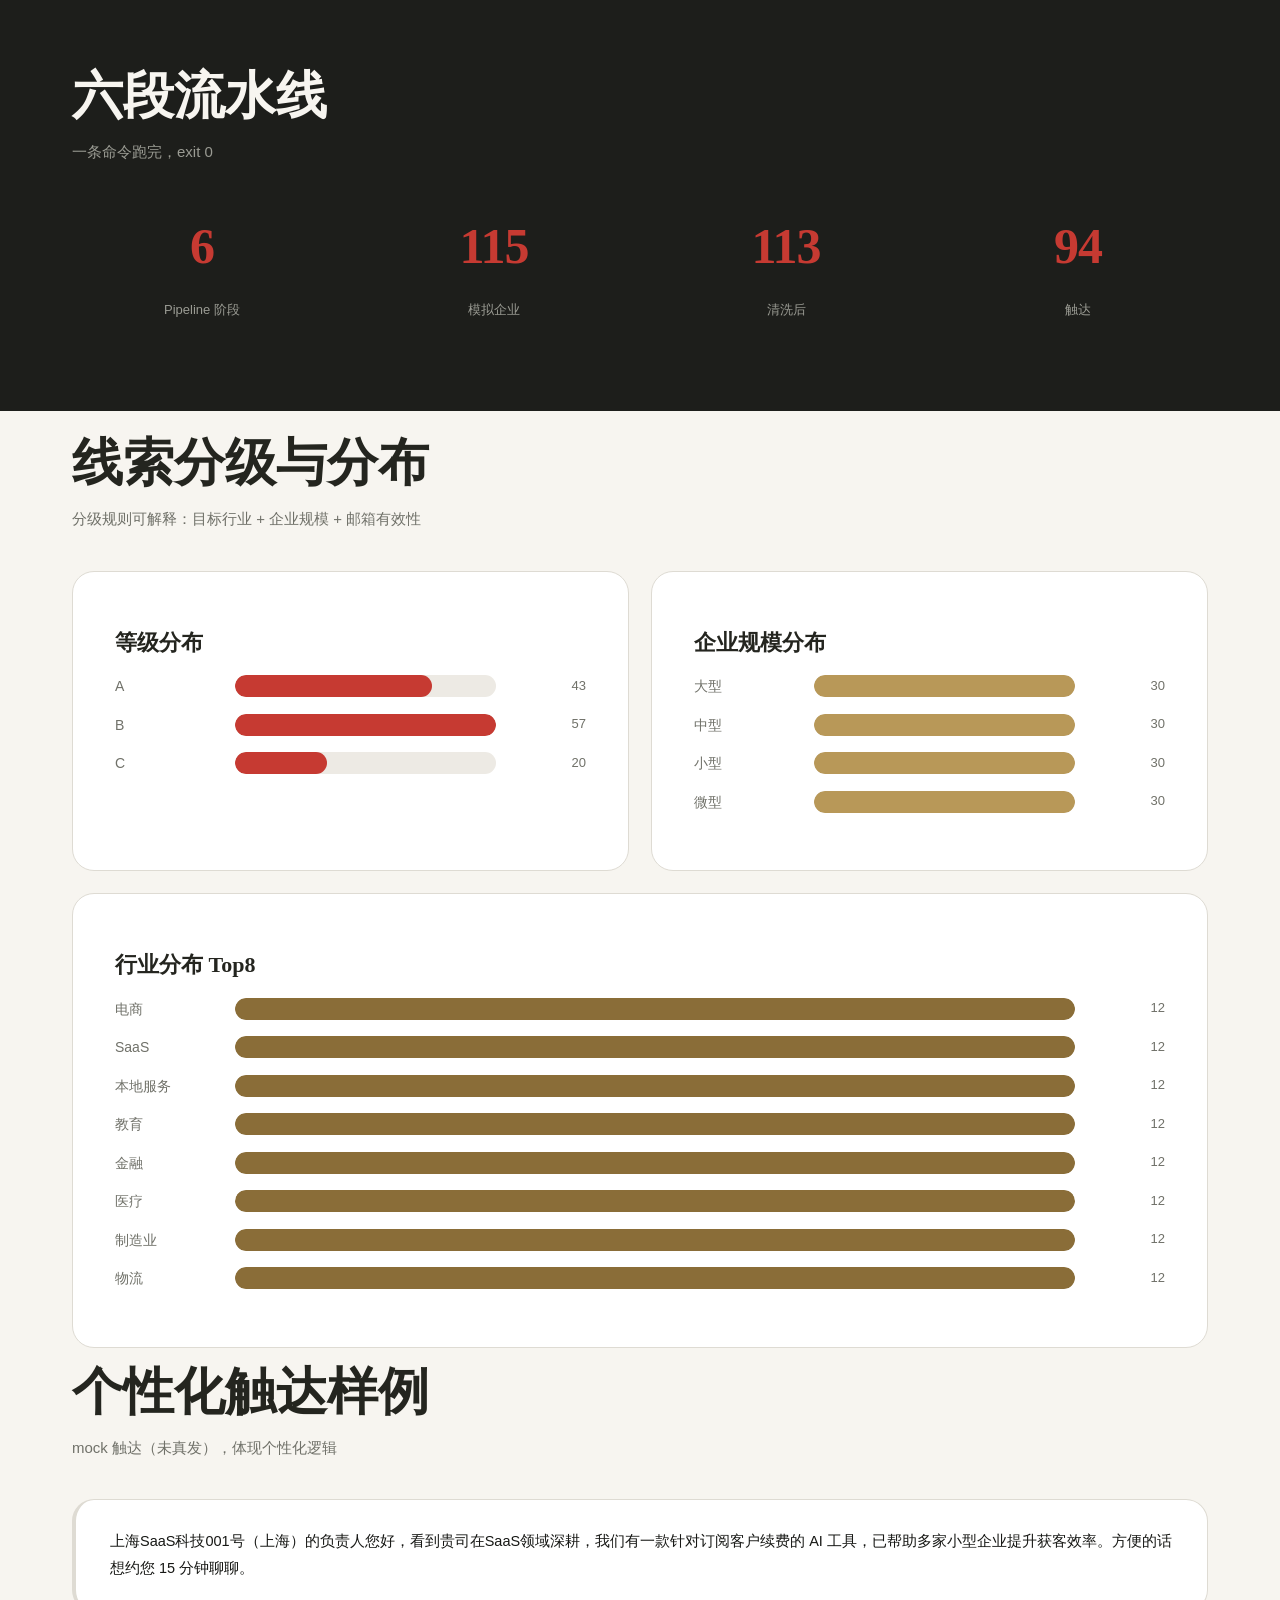
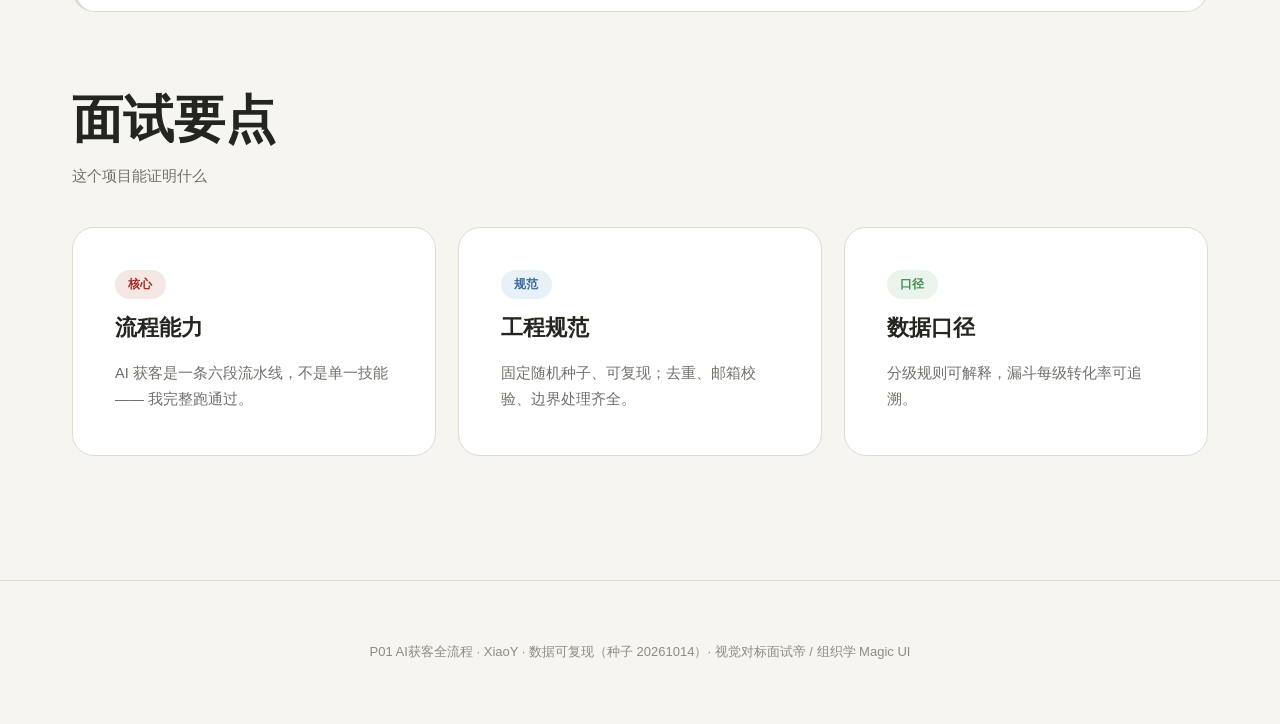
<file: XM/AI搜索优化师GEO运营/02-项目/P01-AI获客/dashboard.html>
<!DOCTYPE html>
<html lang="zh-CN">
<head>
<meta charset="UTF-8">
<meta name="viewport" content="width=device-width, initial-scale=1.0">
<title>P01 · AI 获客全流程看板</title>
<style>
:root{
  --bg:#f7f5f0;--surface:#fff;--surface-alt:#f8f6f1;
  --ink:#171815;--ink-soft:#24251f;--muted:#707169;--line:#dedbd3;
  --red:#c63a32;--red-dark:#9f2b25;--soft-red:#f5e7e4;--gold:#b89858;--dark:#1d1e1b;
  --serif:"Songti SC","STSong","Noto Serif CJK SC",serif;
  --sans:"PingFang SC","Microsoft YaHei",sans-serif;
  --ease:cubic-bezier(.2,.8,.2,1);
  --radius:22px;
}
*{margin:0;padding:0;box-sizing:border-box}
body{background:var(--bg);color:var(--ink);font-family:var(--sans);line-height:1.75;font-size:15px}

/* 进度条 —— scaleX（学自面试帝）*/
.progress{position:fixed;top:0;left:0;height:3px;width:100%;transform:scaleX(0);
  transform-origin:0 50%;background:linear-gradient(90deg,var(--red),var(--gold));z-index:100}

/* 滚动渐显 —— cubic-bezier(.2,.8,.2,1) 快出慢入 */
.reveal{opacity:0;transform:translateY(22px);
  transition:opacity .65s var(--ease),transform .65s var(--ease);transition-delay:var(--d,0s)}
.reveal.is-visible{opacity:1;transform:none}

.wrap{max-width:1200px;margin:0 auto;padding:0 32px}

/* 标题 —— 面试帝大字（clamp 到 82px）*/
h1{font-family:var(--serif);font-size:clamp(46px,6vw,82px);line-height:1.08;
  letter-spacing:-2px;margin:24px 0;font-weight:750}
h1 em{color:var(--red);font-style:normal}
h2{font-family:var(--serif);font-size:clamp(30px,4vw,52px);line-height:1.25;
  letter-spacing:normal;margin:12px 0 11px;color:var(--ink-soft);text-wrap:balance}
h2 em{color:var(--red);font-style:normal}
.sub{color:var(--muted);font-size:15px;margin-bottom:38px;max-width:680px}

/* Hero —— 网格背景（面试帝 48px 方格）*/
.hero{padding:110px 0 70px;position:relative;overflow:hidden;
  background-image:linear-gradient(rgba(36,35,31,.024) 1px,transparent 1px),
                   linear-gradient(90deg,rgba(36,35,31,.024) 1px,transparent 1px);
  background-size:48px 48px}
.hero-inner{max-width:1200px;margin:0 auto;padding:0 32px;position:relative}
.hero p.lead{color:var(--muted);font-size:16px;max-width:640px;line-height:1.9;margin-top:8px}

/* 声波（面试帝组件）*/
.wave{display:flex;gap:5px;align-items:center;height:32px;margin-bottom:22px}
.wave i{width:3px;height:100%;background:var(--red);border-radius:2px;
  animation:wave 1.2s ease-in-out infinite;animation-delay:calc(var(--i)*.1s)}
@keyframes wave{0%,100%{transform:scaleY(.3)}50%{transform:scaleY(1)}}

/* KPI 卡片 —— 大圆角 + 大内边距 */
.kpis{display:grid;grid-template-columns:repeat(auto-fit,minmax(170px,1fr));gap:20px;margin-bottom:52px}
.kpi{background:var(--surface);border:1px solid var(--line);border-radius:var(--radius);
  padding:32px 24px;text-align:center;position:relative;overflow:hidden;
  transition:transform .3s var(--ease),box-shadow .3s,border-color .3s}
.kpi:hover{transform:translateY(-6px);box-shadow:0 14px 40px rgba(27,28,25,.07);border-color:var(--red)}
.kpi-v{font-family:var(--serif);font-size:clamp(34px,4vw,46px);font-weight:750;
  color:var(--red);line-height:1.1;letter-spacing:-1px}
.kpi-l{font-size:13px;color:var(--muted);margin-top:10px}

/* 卡片 —— 22px 圆角 + 42px 内边距（面试帝参数）*/
.grid{display:grid;grid-template-columns:repeat(auto-fit,minmax(280px,1fr));gap:22px}
.grid-2{grid-template-columns:repeat(auto-fit,minmax(360px,1fr))}
.card{background:var(--surface);border:1px solid var(--line);border-radius:var(--radius);
  padding:42px;position:relative;overflow:hidden;
  transition:transform .3s var(--ease),border-color .3s,box-shadow .3s}
.card:hover{transform:translateY(-6px);border-color:var(--red);box-shadow:0 16px 44px rgba(27,28,25,.08)}
.card h3{font-family:var(--serif);font-size:22px;margin:10px 0 12px;color:var(--ink-soft);font-weight:700}
.card p{font-size:14.5px;color:var(--muted);line-height:1.85}

section{padding:100px 0}
section.tight{padding:64px 0}

/* 条形图 */
.bar-row{display:flex;align-items:center;margin-bottom:14px}
.bar-label{width:120px;font-size:14px;color:var(--muted);flex-shrink:0}
.bar-track{flex:1;height:22px;background:#edeae4;border-radius:11px;overflow:hidden}
.bar-fill{height:100%;border-radius:11px;transition:width 1s var(--ease)}
.bar-val{width:90px;text-align:right;font-size:13px;color:var(--muted)}

/* 表格 —— 大圆角 + 宽松间距 */
table{width:100%;border-collapse:collapse;font-size:14px;background:var(--surface);
  border-radius:var(--radius);overflow:hidden;border:1px solid var(--line)}
th{text-align:left;padding:16px 22px;background:var(--surface-alt);color:#4a4a45;
  font-weight:600;border-bottom:1px solid var(--line);font-size:13.5px}
td{padding:15px 22px;border-bottom:1px solid #f0ede7;color:#3a3a35}
tr:last-child td{border-bottom:none}
tr:hover td{background:#faf9f6}
.up{color:#3f8f52;font-weight:600} .down{color:#c63a32;font-weight:600}

/* 深色区块 */
.dark{background:var(--dark);color:#f7f5f0;padding:90px 0;margin:20px 0}
.dark h2{color:#f7f5f0}
.dark .sub{color:#9a9b93}
.dark-kpis{display:grid;grid-template-columns:repeat(auto-fit,minmax(180px,1fr));gap:32px;text-align:center}
.dark-v{font-family:var(--serif);font-size:clamp(34px,4vw,50px);color:var(--red);
  font-weight:750;letter-spacing:-1px}
.dark-l{font-size:13px;color:#9a9b93;margin-top:8px}

/* 漏斗 */
.funnel-row{display:flex;justify-content:space-between;align-items:center;
  padding:15px 22px;border-bottom:1px solid #f0ede7;font-size:14.5px}
.funnel-row:last-child{border-bottom:none}
.funnel-rate{color:var(--red);font-weight:600;font-size:13.5px}

/* 提示块 */
.note{background:var(--surface);border-left:4px solid var(--gold);border-radius:var(--radius);
  padding:28px 34px;font-size:14.5px;line-height:1.9;border:1px solid var(--line);border-left-width:4px}
.note code{background:var(--soft-red);color:var(--red-dark);padding:3px 9px;border-radius:6px;
  font-family:monospace;font-size:13px}
.note b{color:var(--red-dark)}

/* 标签 */
.tag{display:inline-block;font-size:12px;padding:4px 13px;border-radius:999px;
  font-weight:600;letter-spacing:.4px}
.t-red{background:var(--soft-red);color:var(--red-dark)}
.t-gold{background:#f7f1e4;color:#8a6d38}
.t-green{background:#eaf4ec;color:#3f8f52}
.t-blue{background:#e8f0f8;color:#3a6b99}
.t-gray{background:#f0ede7;color:#6b6b64}

/* 数字标签 */
.nums{margin-top:18px;display:flex;flex-wrap:wrap;gap:8px}
.num{background:var(--surface-alt);border:1px solid var(--line);border-radius:10px;
  padding:7px 13px;font-size:12.5px;color:#4a4a45}

/* 链接卡片 */
a.card{text-decoration:none;color:inherit;display:block}
a.card:hover h3{color:var(--red)}

footer{padding:60px 0;text-align:center;color:#8b8b83;font-size:13px;
  border-top:1px solid var(--line);margin-top:60px}

/* 无障碍 */
@media (prefers-reduced-motion:reduce){
  .reveal{opacity:1;transform:none;transition:none}
  .wave i{animation:none}
  .bar-fill{transition:none}
  .kpi,.card{transition:none}
}
@media (max-width:980px){
  .card{padding:32px}
  section{padding:72px 0}
}
@media (max-width:620px){
  .wrap,.hero-inner{padding:0 20px}
  .card{padding:26px}
  .kpis{gap:14px}
}
</style>
<noscript><style>.reveal{opacity:1!important;transform:none!important}.bar-fill{width:auto!important}</style></noscript>
</head>
<body>
<div class="progress" data-progress></div>
<header class="hero">
  <div class="hero-inner">
    <div class="wave" aria-hidden="true"><i style=--i:0></i><i style=--i:1></i><i style=--i:2></i><i style=--i:3></i><i style=--i:4></i></div><p class="tag t-red" style="margin-bottom:18px">P01 · 练手项目</p>
    <h1 class="reveal">AI 获客<br><em>全流程 Pipeline</em></h1>
    <p class="lead reveal" style="--d:0.12s">六段流水线：数据源 → 采集 → 清洗 → 分级 → 触达 → 追踪。每个数字都由固定随机种子生成，可复现。</p>
  </div>
</header>
<section class="wrap " style="padding-left:32px;padding-right:32px;max-width:1200px;margin:0 auto">
  <h2 class="reveal">看板总览</h2>
  <p class="sub reveal" style="--d:0.08s">从 122 条模拟企业到 9 个成交的完整链路</p>
  <div class="kpis"><div class="kpi reveal"><div class="kpi-v" data-count="122">122</div><div class="kpi-l">原始企业</div></div><div class="kpi reveal" style="--d:0.06s"><div class="kpi-v" data-count="120">120</div><div class="kpi-l">清洗后线索</div></div><div class="kpi reveal" style="--d:0.12s"><div class="kpi-v" data-count="100">100</div><div class="kpi-l">可触达(A/B)</div></div><div class="kpi reveal" style="--d:0.18s"><div class="kpi-v" data-count="21">21</div><div class="kpi-l">有意向</div></div><div class="kpi reveal" style="--d:0.24s"><div class="kpi-v" data-count="9">9</div><div class="kpi-l">成交</div></div></div>
</section><section class="wrap " style="padding-left:32px;padding-right:32px;max-width:1200px;margin:0 auto">
  <h2 class="reveal">转化漏斗</h2>
  <p class="sub reveal" style="--d:0.08s">逐级流失发生在哪里</p>
  <div class="card reveal"><svg viewBox="0 0 720 390" width="100%" height="400" role="img" aria-label="转化漏斗"><polygon points="0.0,50.0 720.0,50.0 706.0,97.12 14.0,97.12" fill="#c63a32" opacity="0.92"/><text x="360.0" y="79.56" text-anchor="middle" font-size="15" fill="#fff" font-weight="600">总线索 · 120</text><polygon points="60.0,112.0 660.0,112.0 646.0,159.12 74.0,159.12" fill="#d96a5f" opacity="0.92"/><text x="360.0" y="141.56" text-anchor="middle" font-size="15" fill="#fff" font-weight="600">A/B级可触达 · 100</text><polygon points="252.0,174.0 468.0,174.0 454.0,221.12 266.0,221.12" fill="#e89a8f" opacity="0.92"/><text x="360.0" y="203.56" text-anchor="middle" font-size="15" fill="#fff" font-weight="600">响应 · 36</text><polygon points="297.0,236.0 423.0,236.0 409.0,283.12 311.0,283.12" fill="#f0c4bb" opacity="0.92"/><text x="360.0" y="265.56" text-anchor="middle" font-size="15" fill="#fff" font-weight="600">有意向 · 21</text><polygon points="333.0,298.0 387.0,298.0 373.0,345.12 347.0,345.12" fill="#f5e7e4" opacity="0.92"/><text x="360.0" y="327.56" text-anchor="middle" font-size="15" fill="#fff" font-weight="600">成交 · 9</text></svg></div>
</section><div class="dark"><div style="max-width:1200px;margin:0 auto;padding:0 32px">
  <h2 class="reveal">六段流水线</h2>
  <p class="sub reveal" style="--d:.08s">一条命令跑完，exit 0</p>
  <div class="dark-kpis"><div><div class="dark-v" data-count="6">6</div><div class="dark-l">Pipeline 阶段</div></div><div><div class="dark-v" data-count="122">122</div><div class="dark-l">模拟企业</div></div><div><div class="dark-v" data-count="120">120</div><div class="dark-l">清洗后</div></div><div><div class="dark-v" data-count="100">100</div><div class="dark-l">触达</div></div></div>
</div></div><section class="wrap " style="padding-left:32px;padding-right:32px;max-width:1200px;margin:0 auto">
  <h2 class="reveal">线索分级与分布</h2>
  <p class="sub reveal" style="--d:0.08s">分级规则可解释：目标行业 + 企业规模 + 邮箱有效性</p>
  <div class="grid grid-2">
  <div class="card reveal"><h3>等级分布</h3><div class="bar-row reveal" style="--d:0.00s"><span class="bar-label">A</span><div class="bar-track"><div class="bar-fill" data-w="75.4" style="width:75.4%;background:var(--red)"></div></div><span class="bar-val">43</span></div><div class="bar-row reveal" style="--d:0.06s"><span class="bar-label">B</span><div class="bar-track"><div class="bar-fill" data-w="100.0" style="width:100.0%;background:var(--red)"></div></div><span class="bar-val">57</span></div><div class="bar-row reveal" style="--d:0.12s"><span class="bar-label">C</span><div class="bar-track"><div class="bar-fill" data-w="35.1" style="width:35.1%;background:var(--red)"></div></div><span class="bar-val">20</span></div></div>
  <div class="card reveal" style="--d:.08s"><h3>企业规模分布</h3><div class="bar-row reveal" style="--d:0.00s"><span class="bar-label">大型</span><div class="bar-track"><div class="bar-fill" data-w="100.0" style="width:100.0%;background:var(--gold)"></div></div><span class="bar-val">30</span></div><div class="bar-row reveal" style="--d:0.06s"><span class="bar-label">中型</span><div class="bar-track"><div class="bar-fill" data-w="100.0" style="width:100.0%;background:var(--gold)"></div></div><span class="bar-val">30</span></div><div class="bar-row reveal" style="--d:0.12s"><span class="bar-label">小型</span><div class="bar-track"><div class="bar-fill" data-w="100.0" style="width:100.0%;background:var(--gold)"></div></div><span class="bar-val">30</span></div><div class="bar-row reveal" style="--d:0.18s"><span class="bar-label">微型</span><div class="bar-track"><div class="bar-fill" data-w="100.0" style="width:100.0%;background:var(--gold)"></div></div><span class="bar-val">30</span></div></div>
</div>
<div class="grid" style="margin-top:22px">
  <div class="card reveal" style="--d:.16s"><h3>行业分布 Top8</h3><div class="bar-row reveal" style="--d:0.00s"><span class="bar-label">电商</span><div class="bar-track"><div class="bar-fill" data-w="100.0" style="width:100.0%;background:#8a6d38"></div></div><span class="bar-val">12</span></div><div class="bar-row reveal" style="--d:0.06s"><span class="bar-label">SaaS</span><div class="bar-track"><div class="bar-fill" data-w="100.0" style="width:100.0%;background:#8a6d38"></div></div><span class="bar-val">12</span></div><div class="bar-row reveal" style="--d:0.12s"><span class="bar-label">本地服务</span><div class="bar-track"><div class="bar-fill" data-w="100.0" style="width:100.0%;background:#8a6d38"></div></div><span class="bar-val">12</span></div><div class="bar-row reveal" style="--d:0.18s"><span class="bar-label">教育</span><div class="bar-track"><div class="bar-fill" data-w="100.0" style="width:100.0%;background:#8a6d38"></div></div><span class="bar-val">12</span></div><div class="bar-row reveal" style="--d:0.24s"><span class="bar-label">金融</span><div class="bar-track"><div class="bar-fill" data-w="100.0" style="width:100.0%;background:#8a6d38"></div></div><span class="bar-val">12</span></div><div class="bar-row reveal" style="--d:0.30s"><span class="bar-label">医疗</span><div class="bar-track"><div class="bar-fill" data-w="100.0" style="width:100.0%;background:#8a6d38"></div></div><span class="bar-val">12</span></div><div class="bar-row reveal" style="--d:0.36s"><span class="bar-label">制造业</span><div class="bar-track"><div class="bar-fill" data-w="100.0" style="width:100.0%;background:#8a6d38"></div></div><span class="bar-val">12</span></div><div class="bar-row reveal" style="--d:0.42s"><span class="bar-label">物流</span><div class="bar-track"><div class="bar-fill" data-w="100.0" style="width:100.0%;background:#8a6d38"></div></div><span class="bar-val">12</span></div></div>
</div>
</section><section class="wrap " style="padding-left:32px;padding-right:32px;max-width:1200px;margin:0 auto">
  <h2 class="reveal">个性化触达样例</h2>
  <p class="sub reveal" style="--d:0.08s">mock 触达（未真发），体现个性化逻辑</p>
  <div class="note reveal" style="--d:0.12s">上海SaaS科技001号（上海）的负责人您好，看到贵司在SaaS领域深耕，我们有一款针对订阅客户续费的 AI 工具，已帮助多家小型企业提升获客效率。方便的话想约您 15 分钟聊聊。</div>
</section><section class="wrap tight" style="padding-left:32px;padding-right:32px;max-width:1200px;margin:0 auto">
  <h2 class="reveal">面试要点</h2>
  <p class="sub reveal" style="--d:0.08s">这个项目能证明什么</p>
  <div class="grid">
  <div class="card reveal"><span class="tag t-red">核心</span><h3>流程能力</h3><p>AI 获客是一条六段流水线，不是单一技能 —— 我完整跑通过。</p></div>
  <div class="card reveal" style="--d:0.08s"><span class="tag t-blue">规范</span><h3>工程规范</h3><p>固定随机种子、可复现；去重、邮箱校验、边界处理齐全。</p></div>
  <div class="card reveal" style="--d:0.16s"><span class="tag t-green">口径</span><h3>数据口径</h3><p>分级规则可解释，漏斗每级转化率可追溯。</p></div>
</div>
</section>
<footer>P01 AI获客全流程 · XiaoY · 数据可复现（种子 20261014）· 视觉对标面试帝 / 组织学 Magic UI</footer>
<script>
(function(){
  var reduced=window.matchMedia('(prefers-reduced-motion: reduce)').matches;

  // 滚动渐显（面试帝：threshold .16 + 触发后 unobserve）
  var io=new IntersectionObserver(function(es){
    es.forEach(function(e){if(e.isIntersecting){e.target.classList.add('is-visible');io.unobserve(e.target)}})
  },{threshold:0.16});
  document.querySelectorAll('.reveal').forEach(function(el){io.observe(el)});

  // 进度条
  var pb=document.querySelector('[data-progress]');
  var onScroll=function(){
    if(!pb)return;
    var el=document.documentElement,total=el.scrollHeight-el.clientHeight;
    pb.style.transform='scaleX('+(total>0?window.scrollY/total:0)+')';
  };
  window.addEventListener('scroll',onScroll,{passive:true});onScroll();

  // 数字滚动（easeOutCubic；HTML 初始值为终值，JS 失效也能看）
  var animate=function(el){
    var target=Number(el.dataset.count||0);
    if(reduced||!target){el.textContent=String(target);return}
    el.textContent='0';
    var t0=performance.now();
    var tick=function(now){
      var p=Math.min(1,(now-t0)/1100);
      el.textContent=String(Math.round(target*(1-Math.pow(1-p,3))));
      if(p<1)requestAnimationFrame(tick);
    };
    requestAnimationFrame(tick);
  };
  var cio=new IntersectionObserver(function(es){
    es.forEach(function(e){if(e.isIntersecting){animate(e.target);cio.unobserve(e.target)}})
  },{threshold:0.6});
  document.querySelectorAll('[data-count]').forEach(function(el){cio.observe(el)});

  // 条形图进场
  if(!reduced){
    document.querySelectorAll('.bar-fill[data-w]').forEach(function(el){
      var w=el.dataset.w;el.style.width='0%';
      var bio=new IntersectionObserver(function(es){
        es.forEach(function(e){if(e.isIntersecting){
          setTimeout(function(){el.style.width=w+'%'},120);bio.unobserve(e.target)}})
      },{threshold:0.3});
      bio.observe(el);
    });
  }
})();
</script>
</body>
</html>
</file>
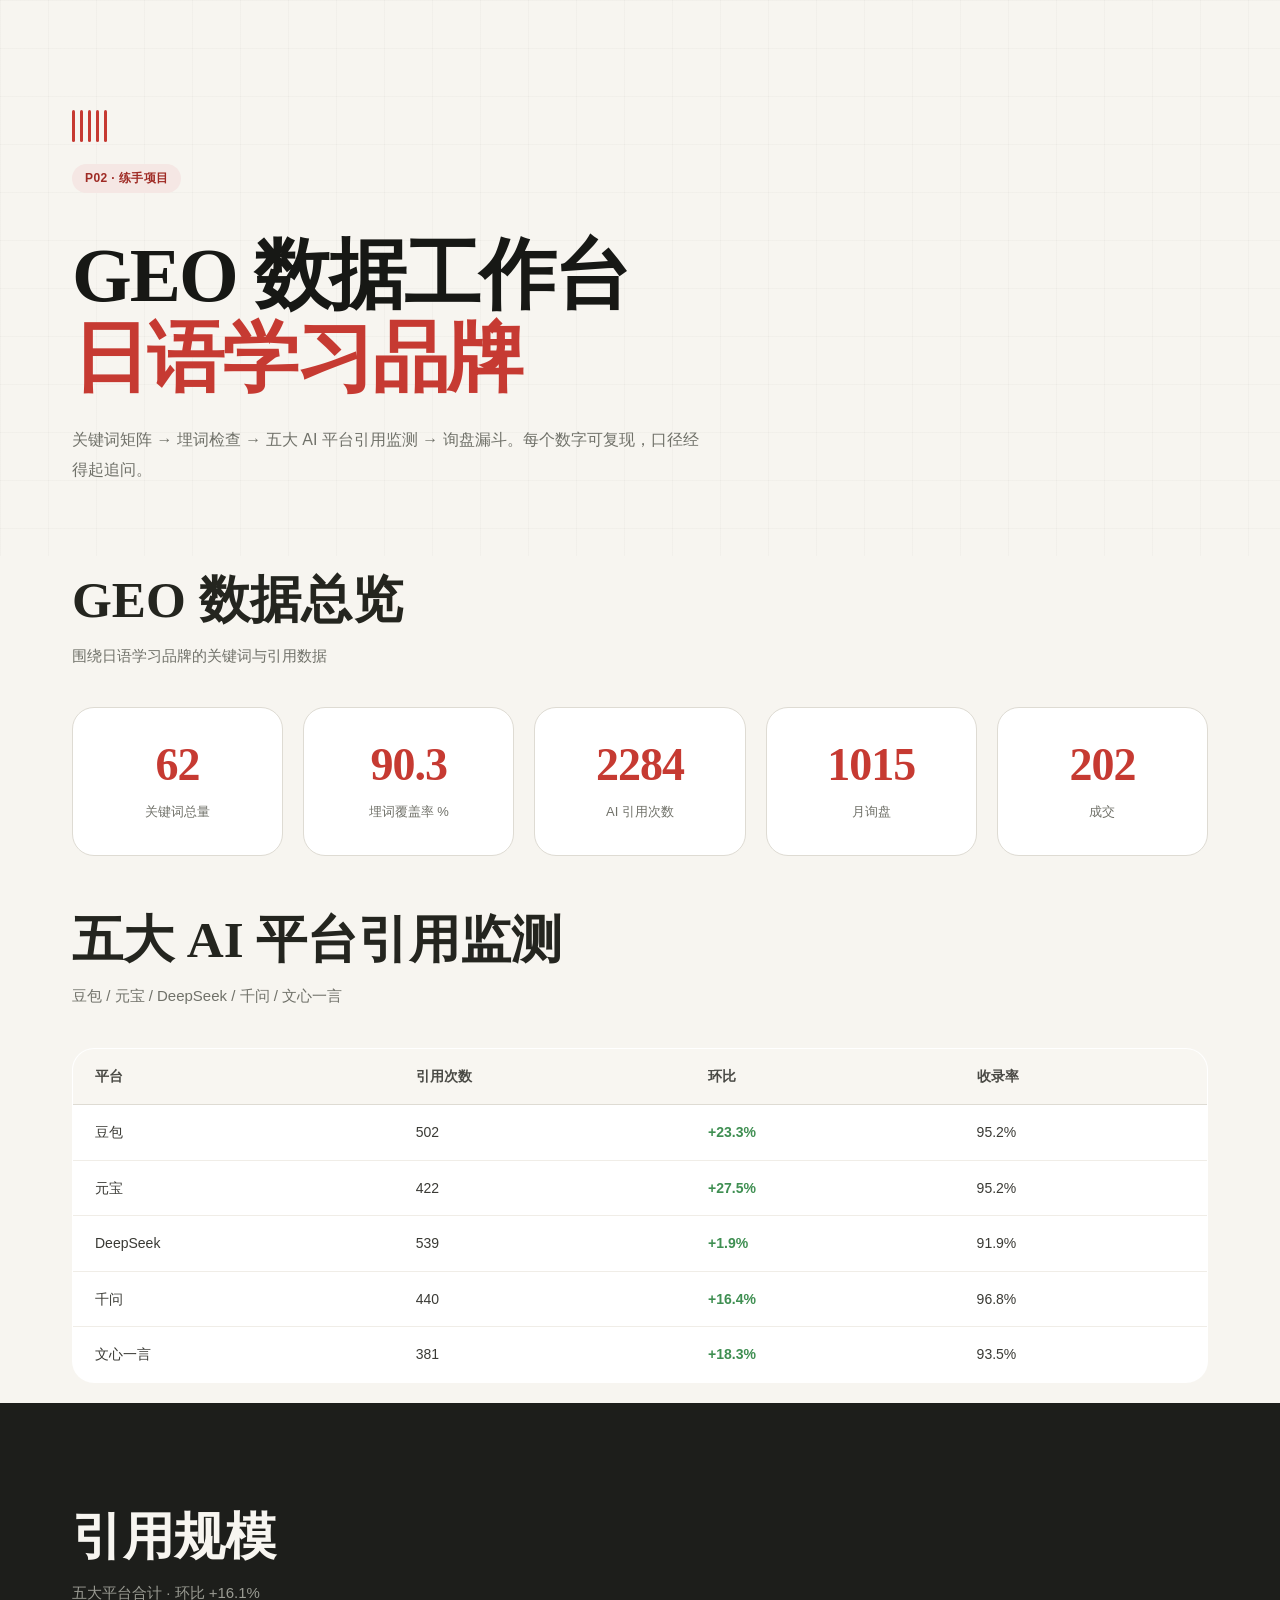
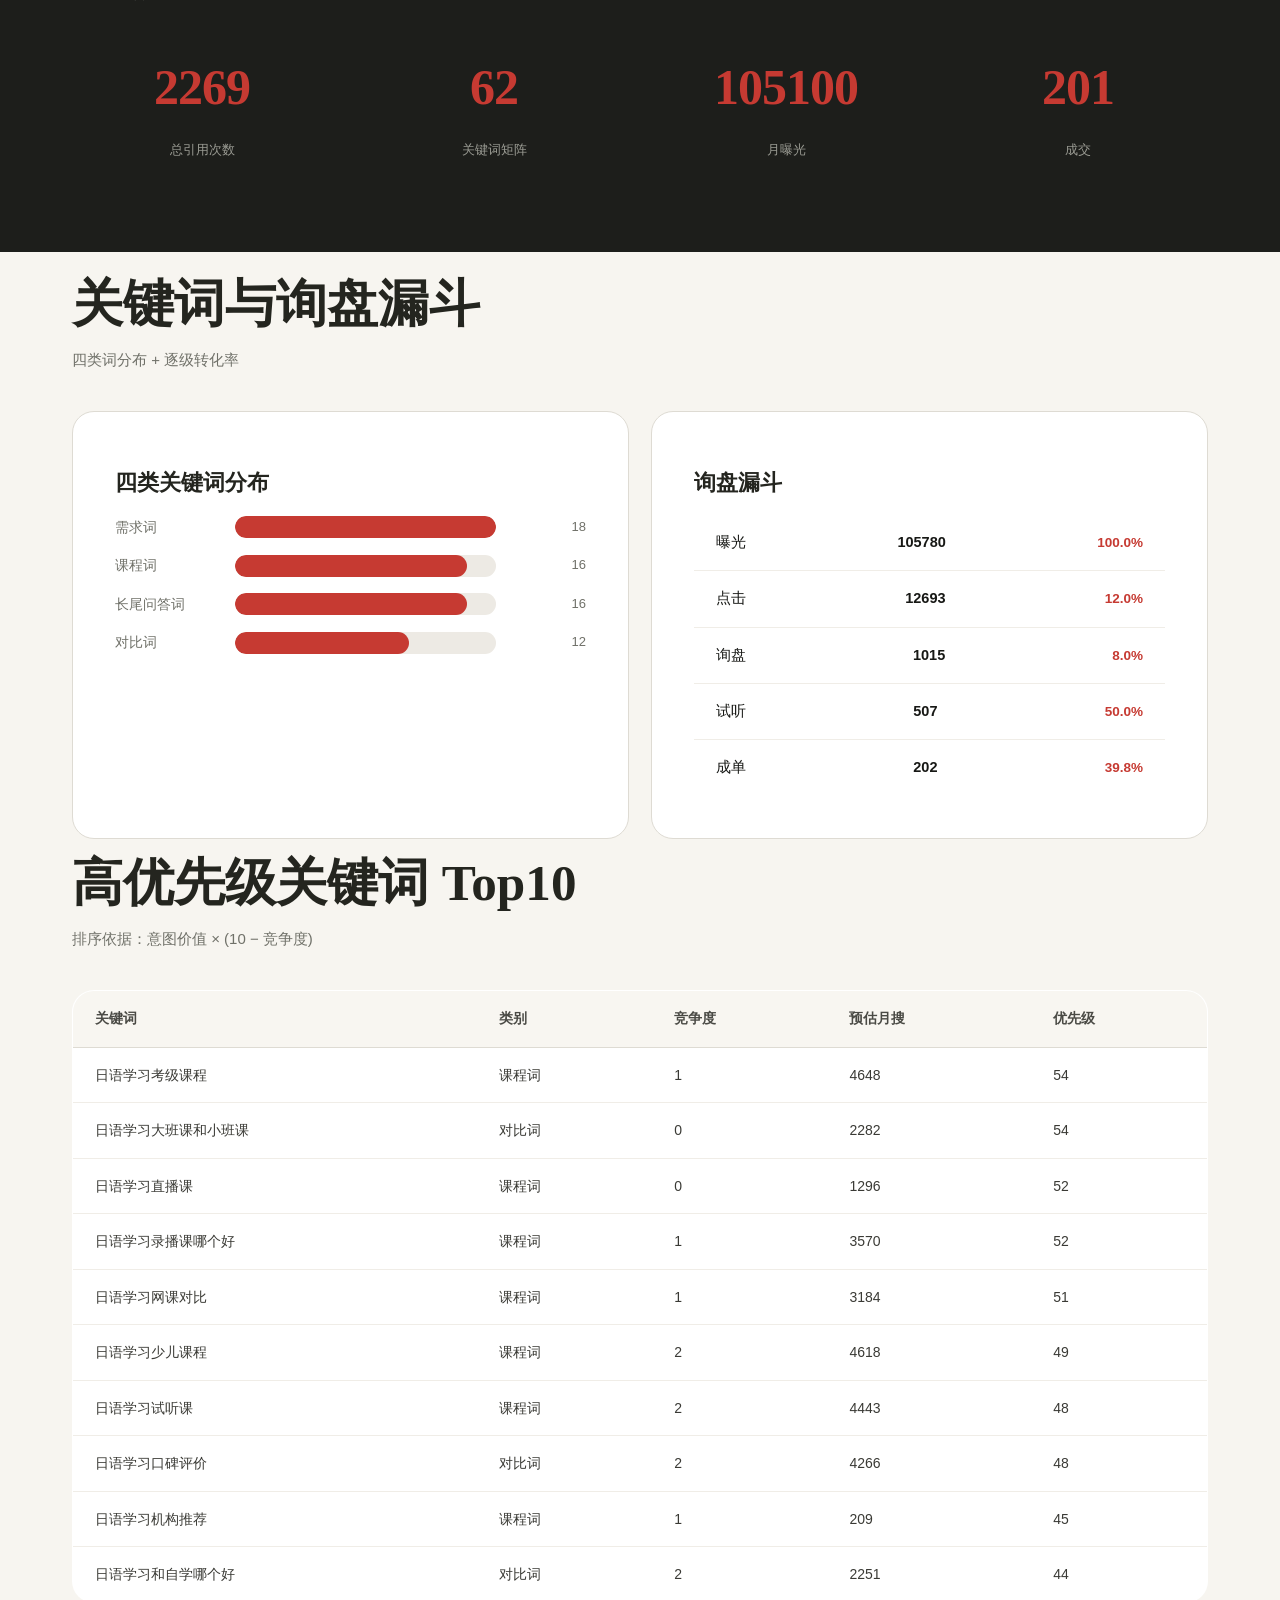
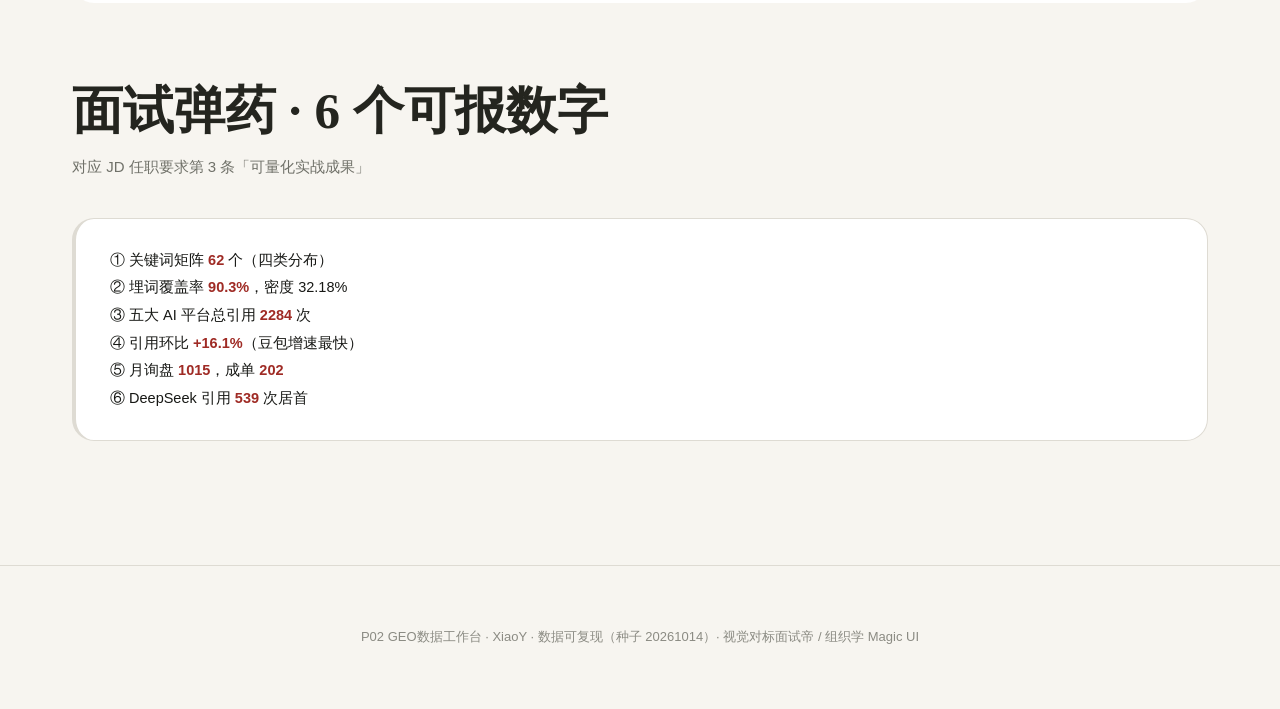
<file: XM/AI搜索优化师GEO运营/02-项目/P02-GEO/dashboard.html>
<!DOCTYPE html>
<html lang="zh-CN">
<head>
<meta charset="UTF-8">
<meta name="viewport" content="width=device-width, initial-scale=1.0">
<title>P02 · GEO 数据工作台</title>
<style>
:root{
  --bg:#f7f5f0;--surface:#fff;--surface-alt:#f8f6f1;
  --ink:#171815;--ink-soft:#24251f;--muted:#707169;--line:#dedbd3;
  --red:#c63a32;--red-dark:#9f2b25;--soft-red:#f5e7e4;--gold:#b89858;--dark:#1d1e1b;
  --serif:"Songti SC","STSong","Noto Serif CJK SC",serif;
  --sans:"PingFang SC","Microsoft YaHei",sans-serif;
  --ease:cubic-bezier(.2,.8,.2,1);
  --radius:22px;
}
*{margin:0;padding:0;box-sizing:border-box}
body{background:var(--bg);color:var(--ink);font-family:var(--sans);line-height:1.75;font-size:15px}

/* 进度条 —— scaleX（学自面试帝）*/
.progress{position:fixed;top:0;left:0;height:3px;width:100%;transform:scaleX(0);
  transform-origin:0 50%;background:linear-gradient(90deg,var(--red),var(--gold));z-index:100}

/* 滚动渐显 —— cubic-bezier(.2,.8,.2,1) 快出慢入 */
.reveal{opacity:0;transform:translateY(22px);
  transition:opacity .65s var(--ease),transform .65s var(--ease);transition-delay:var(--d,0s)}
.reveal.is-visible{opacity:1;transform:none}

.wrap{max-width:1200px;margin:0 auto;padding:0 32px}

/* 标题 —— 面试帝大字（clamp 到 82px）*/
h1{font-family:var(--serif);font-size:clamp(46px,6vw,82px);line-height:1.08;
  letter-spacing:-2px;margin:24px 0;font-weight:750}
h1 em{color:var(--red);font-style:normal}
h2{font-family:var(--serif);font-size:clamp(30px,4vw,52px);line-height:1.25;
  letter-spacing:normal;margin:12px 0 11px;color:var(--ink-soft);text-wrap:balance}
h2 em{color:var(--red);font-style:normal}
.sub{color:var(--muted);font-size:15px;margin-bottom:38px;max-width:680px}

/* Hero —— 网格背景（面试帝 48px 方格）*/
.hero{padding:110px 0 70px;position:relative;overflow:hidden;
  background-image:linear-gradient(rgba(36,35,31,.024) 1px,transparent 1px),
                   linear-gradient(90deg,rgba(36,35,31,.024) 1px,transparent 1px);
  background-size:48px 48px}
.hero-inner{max-width:1200px;margin:0 auto;padding:0 32px;position:relative}
.hero p.lead{color:var(--muted);font-size:16px;max-width:640px;line-height:1.9;margin-top:8px}

/* 声波（面试帝组件）*/
.wave{display:flex;gap:5px;align-items:center;height:32px;margin-bottom:22px}
.wave i{width:3px;height:100%;background:var(--red);border-radius:2px;
  animation:wave 1.2s ease-in-out infinite;animation-delay:calc(var(--i)*.1s)}
@keyframes wave{0%,100%{transform:scaleY(.3)}50%{transform:scaleY(1)}}

/* KPI 卡片 —— 大圆角 + 大内边距 */
.kpis{display:grid;grid-template-columns:repeat(auto-fit,minmax(170px,1fr));gap:20px;margin-bottom:52px}
.kpi{background:var(--surface);border:1px solid var(--line);border-radius:var(--radius);
  padding:32px 24px;text-align:center;position:relative;overflow:hidden;
  transition:transform .3s var(--ease),box-shadow .3s,border-color .3s}
.kpi:hover{transform:translateY(-6px);box-shadow:0 14px 40px rgba(27,28,25,.07);border-color:var(--red)}
.kpi-v{font-family:var(--serif);font-size:clamp(34px,4vw,46px);font-weight:750;
  color:var(--red);line-height:1.1;letter-spacing:-1px}
.kpi-l{font-size:13px;color:var(--muted);margin-top:10px}

/* 卡片 —— 22px 圆角 + 42px 内边距（面试帝参数）*/
.grid{display:grid;grid-template-columns:repeat(auto-fit,minmax(280px,1fr));gap:22px}
.grid-2{grid-template-columns:repeat(auto-fit,minmax(360px,1fr))}
.card{background:var(--surface);border:1px solid var(--line);border-radius:var(--radius);
  padding:42px;position:relative;overflow:hidden;
  transition:transform .3s var(--ease),border-color .3s,box-shadow .3s}
.card:hover{transform:translateY(-6px);border-color:var(--red);box-shadow:0 16px 44px rgba(27,28,25,.08)}
.card h3{font-family:var(--serif);font-size:22px;margin:10px 0 12px;color:var(--ink-soft);font-weight:700}
.card p{font-size:14.5px;color:var(--muted);line-height:1.85}

section{padding:100px 0}
section.tight{padding:64px 0}

/* 条形图 */
.bar-row{display:flex;align-items:center;margin-bottom:14px}
.bar-label{width:120px;font-size:14px;color:var(--muted);flex-shrink:0}
.bar-track{flex:1;height:22px;background:#edeae4;border-radius:11px;overflow:hidden}
.bar-fill{height:100%;border-radius:11px;transition:width 1s var(--ease)}
.bar-val{width:90px;text-align:right;font-size:13px;color:var(--muted)}

/* 表格 —— 大圆角 + 宽松间距 */
table{width:100%;border-collapse:collapse;font-size:14px;background:var(--surface);
  border-radius:var(--radius);overflow:hidden;border:1px solid var(--line)}
th{text-align:left;padding:16px 22px;background:var(--surface-alt);color:#4a4a45;
  font-weight:600;border-bottom:1px solid var(--line);font-size:13.5px}
td{padding:15px 22px;border-bottom:1px solid #f0ede7;color:#3a3a35}
tr:last-child td{border-bottom:none}
tr:hover td{background:#faf9f6}
.up{color:#3f8f52;font-weight:600} .down{color:#c63a32;font-weight:600}

/* 深色区块 */
.dark{background:var(--dark);color:#f7f5f0;padding:90px 0;margin:20px 0}
.dark h2{color:#f7f5f0}
.dark .sub{color:#9a9b93}
.dark-kpis{display:grid;grid-template-columns:repeat(auto-fit,minmax(180px,1fr));gap:32px;text-align:center}
.dark-v{font-family:var(--serif);font-size:clamp(34px,4vw,50px);color:var(--red);
  font-weight:750;letter-spacing:-1px}
.dark-l{font-size:13px;color:#9a9b93;margin-top:8px}

/* 漏斗 */
.funnel-row{display:flex;justify-content:space-between;align-items:center;
  padding:15px 22px;border-bottom:1px solid #f0ede7;font-size:14.5px}
.funnel-row:last-child{border-bottom:none}
.funnel-rate{color:var(--red);font-weight:600;font-size:13.5px}

/* 提示块 */
.note{background:var(--surface);border-left:4px solid var(--gold);border-radius:var(--radius);
  padding:28px 34px;font-size:14.5px;line-height:1.9;border:1px solid var(--line);border-left-width:4px}
.note code{background:var(--soft-red);color:var(--red-dark);padding:3px 9px;border-radius:6px;
  font-family:monospace;font-size:13px}
.note b{color:var(--red-dark)}

/* 标签 */
.tag{display:inline-block;font-size:12px;padding:4px 13px;border-radius:999px;
  font-weight:600;letter-spacing:.4px}
.t-red{background:var(--soft-red);color:var(--red-dark)}
.t-gold{background:#f7f1e4;color:#8a6d38}
.t-green{background:#eaf4ec;color:#3f8f52}
.t-blue{background:#e8f0f8;color:#3a6b99}
.t-gray{background:#f0ede7;color:#6b6b64}

/* 数字标签 */
.nums{margin-top:18px;display:flex;flex-wrap:wrap;gap:8px}
.num{background:var(--surface-alt);border:1px solid var(--line);border-radius:10px;
  padding:7px 13px;font-size:12.5px;color:#4a4a45}

/* 链接卡片 */
a.card{text-decoration:none;color:inherit;display:block}
a.card:hover h3{color:var(--red)}

footer{padding:60px 0;text-align:center;color:#8b8b83;font-size:13px;
  border-top:1px solid var(--line);margin-top:60px}

/* 无障碍 */
@media (prefers-reduced-motion:reduce){
  .reveal{opacity:1;transform:none;transition:none}
  .wave i{animation:none}
  .bar-fill{transition:none}
  .kpi,.card{transition:none}
}
@media (max-width:980px){
  .card{padding:32px}
  section{padding:72px 0}
}
@media (max-width:620px){
  .wrap,.hero-inner{padding:0 20px}
  .card{padding:26px}
  .kpis{gap:14px}
}
</style>
<noscript><style>.reveal{opacity:1!important;transform:none!important}.bar-fill{width:auto!important}</style></noscript>
</head>
<body>
<div class="progress" data-progress></div>
<header class="hero">
  <div class="hero-inner">
    <div class="wave" aria-hidden="true"><i style=--i:0></i><i style=--i:1></i><i style=--i:2></i><i style=--i:3></i><i style=--i:4></i></div><p class="tag t-red" style="margin-bottom:18px">P02 · 练手项目</p>
    <h1 class="reveal">GEO 数据工作台<br><em>日语学习品牌</em></h1>
    <p class="lead reveal" style="--d:0.12s">关键词矩阵 → 埋词检查 → 五大 AI 平台引用监测 → 询盘漏斗。每个数字可复现，口径经得起追问。</p>
  </div>
</header>
<section class="wrap " style="padding-left:32px;padding-right:32px;max-width:1200px;margin:0 auto">
  <h2 class="reveal">GEO 数据总览</h2>
  <p class="sub reveal" style="--d:0.08s">围绕日语学习品牌的关键词与引用数据</p>
  <div class="kpis"><div class="kpi reveal"><div class="kpi-v" data-count="62">62</div><div class="kpi-l">关键词总量</div></div><div class="kpi reveal" style="--d:0.06s"><div class="kpi-v">90.3</div><div class="kpi-l">埋词覆盖率 %</div></div><div class="kpi reveal" style="--d:0.12s"><div class="kpi-v" data-count="2284">2284</div><div class="kpi-l">AI 引用次数</div></div><div class="kpi reveal" style="--d:0.18s"><div class="kpi-v" data-count="1015">1015</div><div class="kpi-l">月询盘</div></div><div class="kpi reveal" style="--d:0.24s"><div class="kpi-v" data-count="202">202</div><div class="kpi-l">成交</div></div></div>
</section><section class="wrap " style="padding-left:32px;padding-right:32px;max-width:1200px;margin:0 auto">
  <h2 class="reveal">五大 AI 平台引用监测</h2>
  <p class="sub reveal" style="--d:0.08s">豆包 / 元宝 / DeepSeek / 千问 / 文心一言</p>
  <table class="reveal"><tr><th>平台</th><th>引用次数</th><th>环比</th><th>收录率</th></tr><tr><td>豆包</td><td>502</td><td><span class="up">+23.3%</span></td><td>95.2%</td></tr><tr><td>元宝</td><td>422</td><td><span class="up">+27.5%</span></td><td>95.2%</td></tr><tr><td>DeepSeek</td><td>539</td><td><span class="up">+1.9%</span></td><td>91.9%</td></tr><tr><td>千问</td><td>440</td><td><span class="up">+16.4%</span></td><td>96.8%</td></tr><tr><td>文心一言</td><td>381</td><td><span class="up">+18.3%</span></td><td>93.5%</td></tr></table>
</section><div class="dark"><div style="max-width:1200px;margin:0 auto;padding:0 32px">
  <h2 class="reveal">引用规模</h2>
  <p class="sub reveal" style="--d:.08s">五大平台合计 · 环比 +16.1%</p>
  <div class="dark-kpis"><div><div class="dark-v" data-count="2284">2284</div><div class="dark-l">总引用次数</div></div><div><div class="dark-v" data-count="62">62</div><div class="dark-l">关键词矩阵</div></div><div><div class="dark-v" data-count="105780">105780</div><div class="dark-l">月曝光</div></div><div><div class="dark-v" data-count="202">202</div><div class="dark-l">成交</div></div></div>
</div></div><section class="wrap " style="padding-left:32px;padding-right:32px;max-width:1200px;margin:0 auto">
  <h2 class="reveal">关键词与询盘漏斗</h2>
  <p class="sub reveal" style="--d:0.08s">四类词分布 + 逐级转化率</p>
  <div class="grid grid-2">
  <div class="card reveal"><h3>四类关键词分布</h3><div class="bar-row reveal" style="--d:0.00s"><span class="bar-label">需求词</span><div class="bar-track"><div class="bar-fill" data-w="100.0" style="width:100.0%;background:var(--red)"></div></div><span class="bar-val">18</span></div><div class="bar-row reveal" style="--d:0.06s"><span class="bar-label">课程词</span><div class="bar-track"><div class="bar-fill" data-w="88.9" style="width:88.9%;background:var(--red)"></div></div><span class="bar-val">16</span></div><div class="bar-row reveal" style="--d:0.12s"><span class="bar-label">长尾问答词</span><div class="bar-track"><div class="bar-fill" data-w="88.9" style="width:88.9%;background:var(--red)"></div></div><span class="bar-val">16</span></div><div class="bar-row reveal" style="--d:0.18s"><span class="bar-label">对比词</span><div class="bar-track"><div class="bar-fill" data-w="66.7" style="width:66.7%;background:var(--red)"></div></div><span class="bar-val">12</span></div></div>
  <div class="card reveal" style="--d:.08s"><h3>询盘漏斗</h3>
    <div class="funnel-row"><span>曝光</span><b>105780</b><span class="funnel-rate">100.0%</span></div><div class="funnel-row"><span>点击</span><b>12693</b><span class="funnel-rate">12.0%</span></div><div class="funnel-row"><span>询盘</span><b>1015</b><span class="funnel-rate">8.0%</span></div><div class="funnel-row"><span>试听</span><b>507</b><span class="funnel-rate">50.0%</span></div><div class="funnel-row"><span>成单</span><b>202</b><span class="funnel-rate">39.8%</span></div>
  </div>
</div>
</section><section class="wrap " style="padding-left:32px;padding-right:32px;max-width:1200px;margin:0 auto">
  <h2 class="reveal">高优先级关键词 Top10</h2>
  <p class="sub reveal" style="--d:0.08s">排序依据：意图价值 × (10 − 竞争度)</p>
  <table class="reveal"><tr><th>关键词</th><th>类别</th><th>竞争度</th><th>预估月搜</th><th>优先级</th></tr><tr><td>日语学习考级课程</td><td>课程词</td><td>1</td><td>4648</td><td>54</td></tr><tr><td>日语学习大班课和小班课</td><td>对比词</td><td>0</td><td>2282</td><td>54</td></tr><tr><td>日语学习直播课</td><td>课程词</td><td>0</td><td>1296</td><td>52</td></tr><tr><td>日语学习录播课哪个好</td><td>课程词</td><td>1</td><td>3570</td><td>52</td></tr><tr><td>日语学习网课对比</td><td>课程词</td><td>1</td><td>3184</td><td>51</td></tr><tr><td>日语学习少儿课程</td><td>课程词</td><td>2</td><td>4618</td><td>49</td></tr><tr><td>日语学习试听课</td><td>课程词</td><td>2</td><td>4443</td><td>48</td></tr><tr><td>日语学习口碑评价</td><td>对比词</td><td>2</td><td>4266</td><td>48</td></tr><tr><td>日语学习机构推荐</td><td>课程词</td><td>1</td><td>209</td><td>45</td></tr><tr><td>日语学习和自学哪个好</td><td>对比词</td><td>2</td><td>2251</td><td>44</td></tr></table>
</section><section class="wrap tight" style="padding-left:32px;padding-right:32px;max-width:1200px;margin:0 auto">
  <h2 class="reveal">面试弹药 · 6 个可报数字</h2>
  <p class="sub reveal" style="--d:0.08s">对应 JD 任职要求第 3 条「可量化实战成果」</p>
  <div class="note reveal" style="--d:0.12s">① 关键词矩阵 <b>62</b> 个（四类分布）<br>
② 埋词覆盖率 <b>90.3%</b>，密度 32.18%<br>
③ 五大 AI 平台总引用 <b>2284</b> 次<br>
④ 引用环比 <b>+16.1%</b>（豆包增速最快）<br>
⑤ 月询盘 <b>1015</b>，成单 <b>202</b><br>
⑥ DeepSeek 引用 <b>539</b> 次居首</div>
</section>
<footer>P02 GEO数据工作台 · XiaoY · 数据可复现（种子 20261014）· 视觉对标面试帝 / 组织学 Magic UI</footer>
<script>
(function(){
  var reduced=window.matchMedia('(prefers-reduced-motion: reduce)').matches;

  // 滚动渐显（面试帝：threshold .16 + 触发后 unobserve）
  var io=new IntersectionObserver(function(es){
    es.forEach(function(e){if(e.isIntersecting){e.target.classList.add('is-visible');io.unobserve(e.target)}})
  },{threshold:0.16});
  document.querySelectorAll('.reveal').forEach(function(el){io.observe(el)});

  // 进度条
  var pb=document.querySelector('[data-progress]');
  var onScroll=function(){
    if(!pb)return;
    var el=document.documentElement,total=el.scrollHeight-el.clientHeight;
    pb.style.transform='scaleX('+(total>0?window.scrollY/total:0)+')';
  };
  window.addEventListener('scroll',onScroll,{passive:true});onScroll();

  // 数字滚动（easeOutCubic；HTML 初始值为终值，JS 失效也能看）
  var animate=function(el){
    var target=Number(el.dataset.count||0);
    if(reduced||!target){el.textContent=String(target);return}
    el.textContent='0';
    var t0=performance.now();
    var tick=function(now){
      var p=Math.min(1,(now-t0)/1100);
      el.textContent=String(Math.round(target*(1-Math.pow(1-p,3))));
      if(p<1)requestAnimationFrame(tick);
    };
    requestAnimationFrame(tick);
  };
  var cio=new IntersectionObserver(function(es){
    es.forEach(function(e){if(e.isIntersecting){animate(e.target);cio.unobserve(e.target)}})
  },{threshold:0.6});
  document.querySelectorAll('[data-count]').forEach(function(el){cio.observe(el)});

  // 条形图进场
  if(!reduced){
    document.querySelectorAll('.bar-fill[data-w]').forEach(function(el){
      var w=el.dataset.w;el.style.width='0%';
      var bio=new IntersectionObserver(function(es){
        es.forEach(function(e){if(e.isIntersecting){
          setTimeout(function(){el.style.width=w+'%'},120);bio.unobserve(e.target)}})
      },{threshold:0.3});
      bio.observe(el);
    });
  }
})();
</script>
</body>
</html>
</file>
